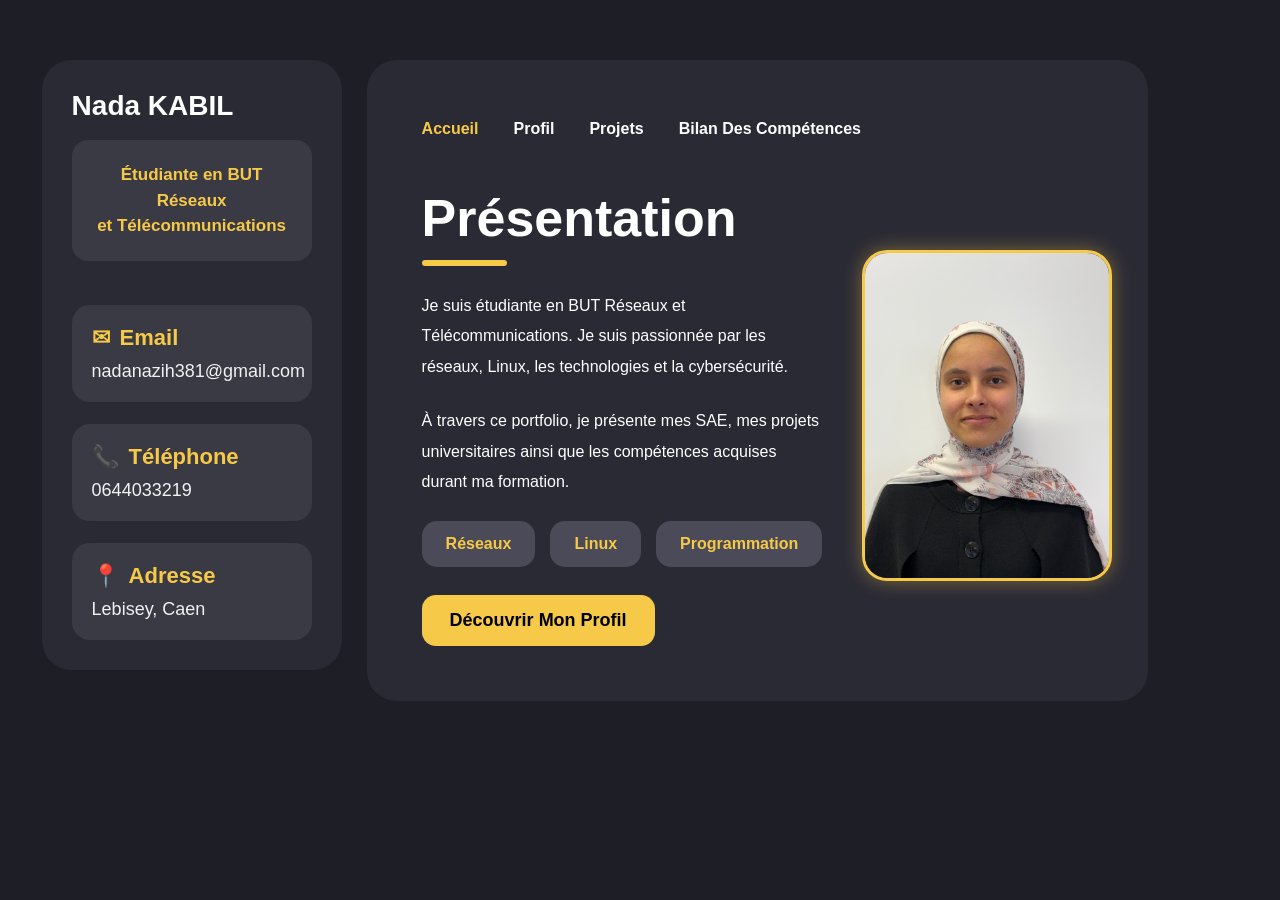
<file: index.html>
<!DOCTYPE html>
<html lang="fr">

<head>
    <meta charset="UTF-8">
    <title>Portfolio - Nada</title>
    <link rel="stylesheet" href="style.css">
</head>

<body>

<div class="container">

    <!-- SIDEBAR -->

    <div class="sidebar">

        <h2>Nada KABIL</h2>

        <div class="job">
            Étudiante en BUT Réseaux<br>
            et Télécommunications
        </div>

        <div class="info-box">

            <h3 class="email-title">Email</h3>

            <p>nadanazih381@gmail.com</p>

        </div>

        <div class="info-box">

            <h3 class="phone-title">Téléphone</h3>

            <p>0644033219</p>

        </div>

        <div class="info-box">

            <h3 class="address-title">Adresse</h3>

            <p>Lebisey, Caen</p>

        </div>

    </div>

    <!-- CONTENT -->

    <div class="content">

        <!-- NAVBAR -->

        <div class="navbar">

            <a href="index.html" class="active">Accueil</a>

            <a href="profil.html">Profil</a>

            <a href="projet.html">Projets</a>

            <a href="Bilan des compétences.html">Bilan Des Compétences</a>

        </div>

        <!-- ABOUT -->

        <div class="about-container">

            <div class="about">

                <h1>Présentation</h1>

                <div class="line"></div>

                <p>
                    Je suis étudiante en BUT Réseaux et Télécommunications.
                    Je suis passionnée par les réseaux, Linux,
                    les technologies et la cybersécurité.
                </p>

                <p>
                    À travers ce portfolio, je présente mes SAE,
                    mes projets universitaires ainsi que les compétences
                    acquises durant ma formation.
                </p>

                <!-- SKILLS -->

                <div class="skills">

                    <div class="skill-box">
                        <h3>Réseaux</h3>
                    </div>

                    <div class="skill-box">
                        <h3>Linux</h3>
                    </div>

                    <div class="skill-box">
                        <h3>Programmation</h3>
                    </div>

                </div>

                <!-- BUTTON -->

                <a href="profil.html" class="btn-profil">
                    Découvrir Mon Profil
                </a>

            </div>

            <!-- IMAGE -->

            <div class="image-box">

               <img src="images/image-de-moi.jpeg" alt="Nada">

            </div>

        </div>

    </div>

</div>

</body>

</html>
</file>
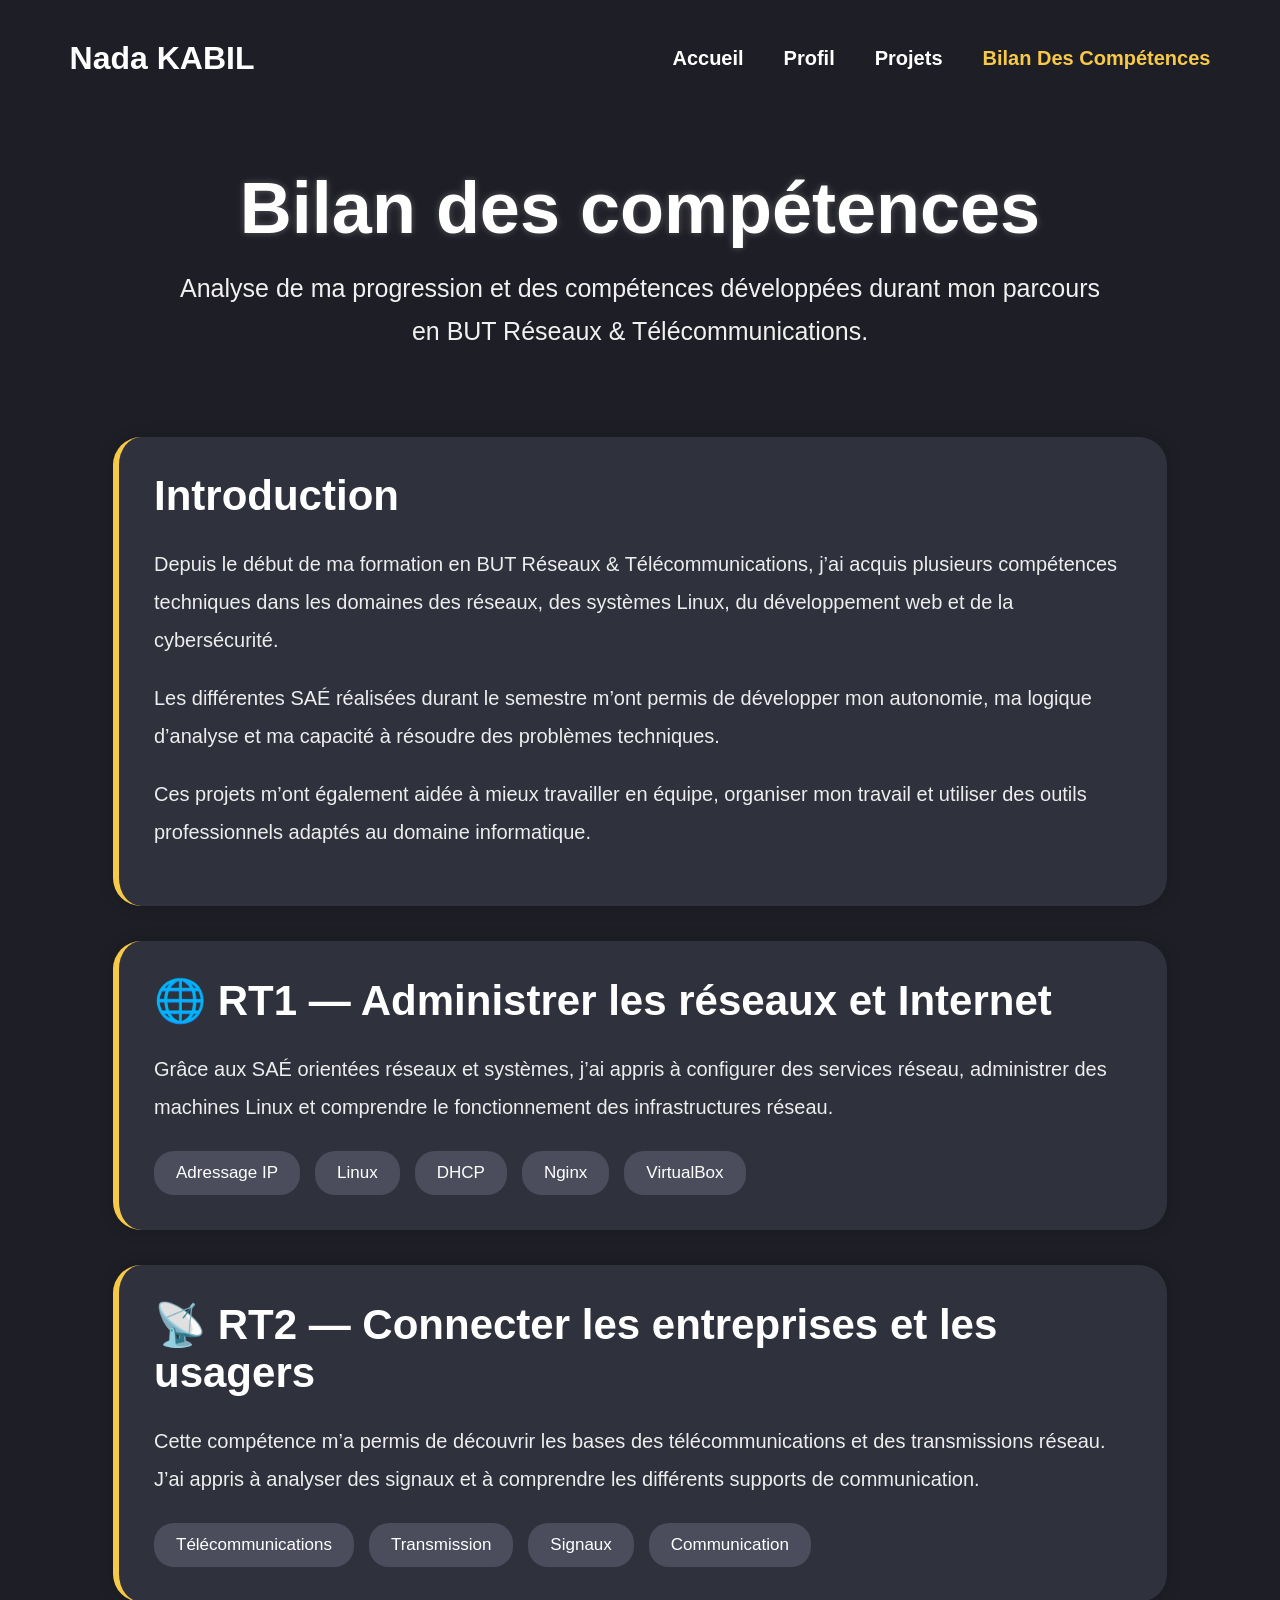
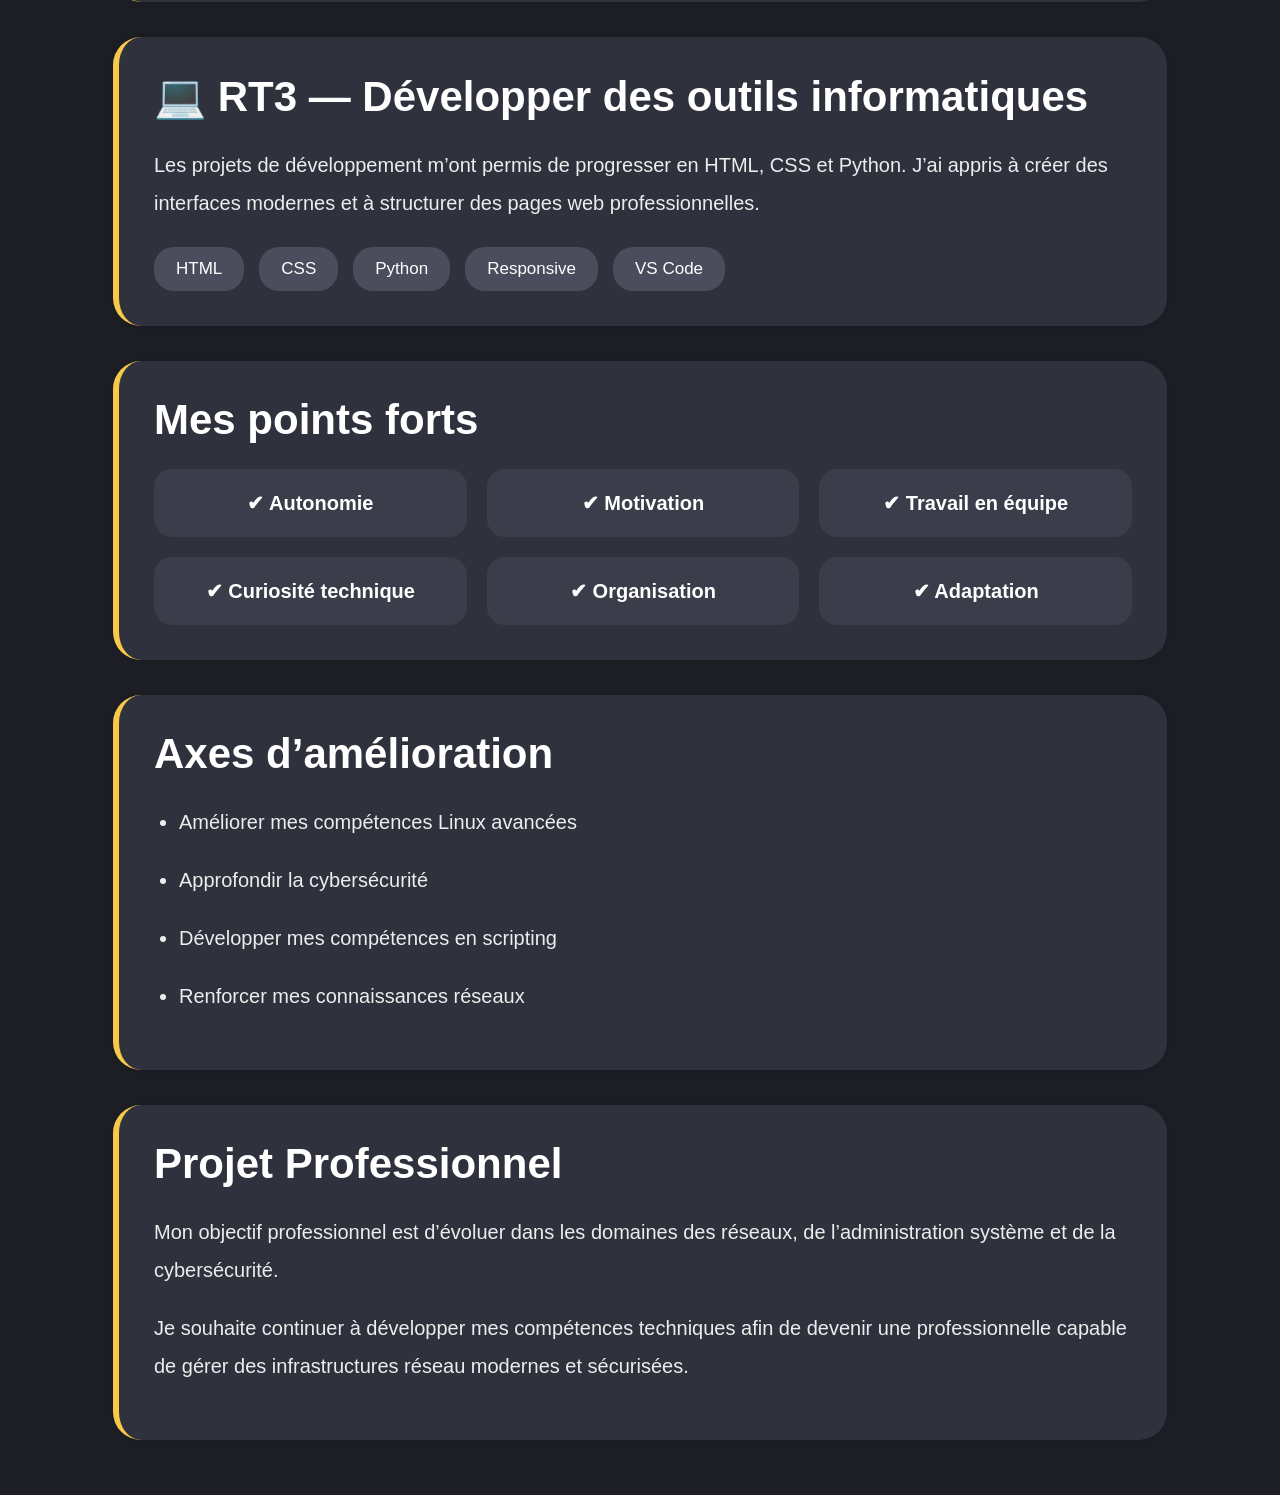
<file: Bilan des compétences.html>
<!DOCTYPE html>
<html lang="fr">
<head>
    <meta charset="UTF-8">
    <meta name="viewport" content="width=device-width, initial-scale=1.0">
    <title>Bilan des compétences</title>
    <link rel="stylesheet" href="style.css">
</head>

<body>

<header>
    <h1>Nada KABIL</h1>

    <nav>
        <ul>
            <li><a href="index.html">Accueil</a></li>
            <li><a href="profil.html">Profil</a></li>
            <li><a href="projet.html">Projets</a></li>
            <li><a href="Bilan des compétences.html" class="active">Bilan Des Compétences</a></li>
        </ul>
    </nav>
</header>

<!-- HERO -->

<section class="hero-bilan">

    <h2>Bilan des compétences</h2>

    <p>
        Analyse de ma progression et des compétences développées durant mon parcours
        en BUT Réseaux & Télécommunications.
    </p>

</section>

<!-- INTRODUCTION -->

<section class="competence-card">

    <h2>Introduction</h2>

    <p>
        Depuis le début de ma formation en BUT Réseaux & Télécommunications,
        j’ai acquis plusieurs compétences techniques dans les domaines des réseaux,
        des systèmes Linux, du développement web et de la cybersécurité.
    </p>

    <p>
        Les différentes SAÉ réalisées durant le semestre m’ont permis de développer
        mon autonomie, ma logique d’analyse et ma capacité à résoudre des problèmes techniques.
    </p>

    <p>
        Ces projets m’ont également aidée à mieux travailler en équipe,
        organiser mon travail et utiliser des outils professionnels adaptés au domaine informatique.
    </p>

</section>

<!-- RT1 -->

<section class="competence-box">

    <h2>🌐 RT1 — Administrer les réseaux et Internet</h2>

    <p>
        Grâce aux SAÉ orientées réseaux et systèmes, j’ai appris à configurer
        des services réseau, administrer des machines Linux et comprendre
        le fonctionnement des infrastructures réseau.
    </p>

    <div class="skills-tags">

        <span>Adressage IP</span>
        <span>Linux</span>
        <span>DHCP</span>
        <span>Nginx</span>
        <span>VirtualBox</span>

    </div>

</section>

<!-- RT2 -->

<section class="competence-box">

    <h2>📡 RT2 — Connecter les entreprises et les usagers</h2>

    <p>
        Cette compétence m’a permis de découvrir les bases des télécommunications
        et des transmissions réseau.
        J’ai appris à analyser des signaux et à comprendre les différents supports
        de communication.
    </p>

    <div class="skills-tags">

        <span>Télécommunications</span>
        <span>Transmission</span>
        <span>Signaux</span>
        <span>Communication</span>

    </div>

</section>

<!-- RT3 -->

<section class="competence-box">

    <h2>💻 RT3 — Développer des outils informatiques</h2>

    <p>
        Les projets de développement m’ont permis de progresser en HTML,
        CSS et Python.
        J’ai appris à créer des interfaces modernes et à structurer
        des pages web professionnelles.
    </p>

    <div class="skills-tags">

        <span>HTML</span>
        <span>CSS</span>
        <span>Python</span>
        <span>Responsive</span>
        <span>VS Code</span>

    </div>

</section>

<!-- POINTS FORTS -->

<section class="points-forts">

    <h2>Mes points forts</h2>

    <div class="qualities">

        <div>✔ Autonomie</div>

        <div>✔ Motivation</div>

        <div>✔ Travail en équipe</div>

        <div>✔ Curiosité technique</div>

        <div>✔ Organisation</div>

        <div>✔ Adaptation</div>

    </div>

</section>

<!-- AXES D'AMELIORATION -->

<section class="amelioration">

    <h2>Axes d’amélioration</h2>

    <ul>

        <li>Améliorer mes compétences Linux avancées</li>

        <li>Approfondir la cybersécurité</li>

        <li>Développer mes compétences en scripting</li>

        <li>Renforcer mes connaissances réseaux</li>

    </ul>

</section>

<!-- PROJET PROFESSIONNEL -->

<section class="projet-pro">

    <h2>Projet Professionnel</h2>

    <p>
        Mon objectif professionnel est d’évoluer dans les domaines des réseaux,
        de l’administration système et de la cybersécurité.
    </p>

    <p>
        Je souhaite continuer à développer mes compétences techniques afin
        de devenir une professionnelle capable de gérer des infrastructures réseau
        modernes et sécurisées.
    </p>

</section>

</body>
</html>
</file>
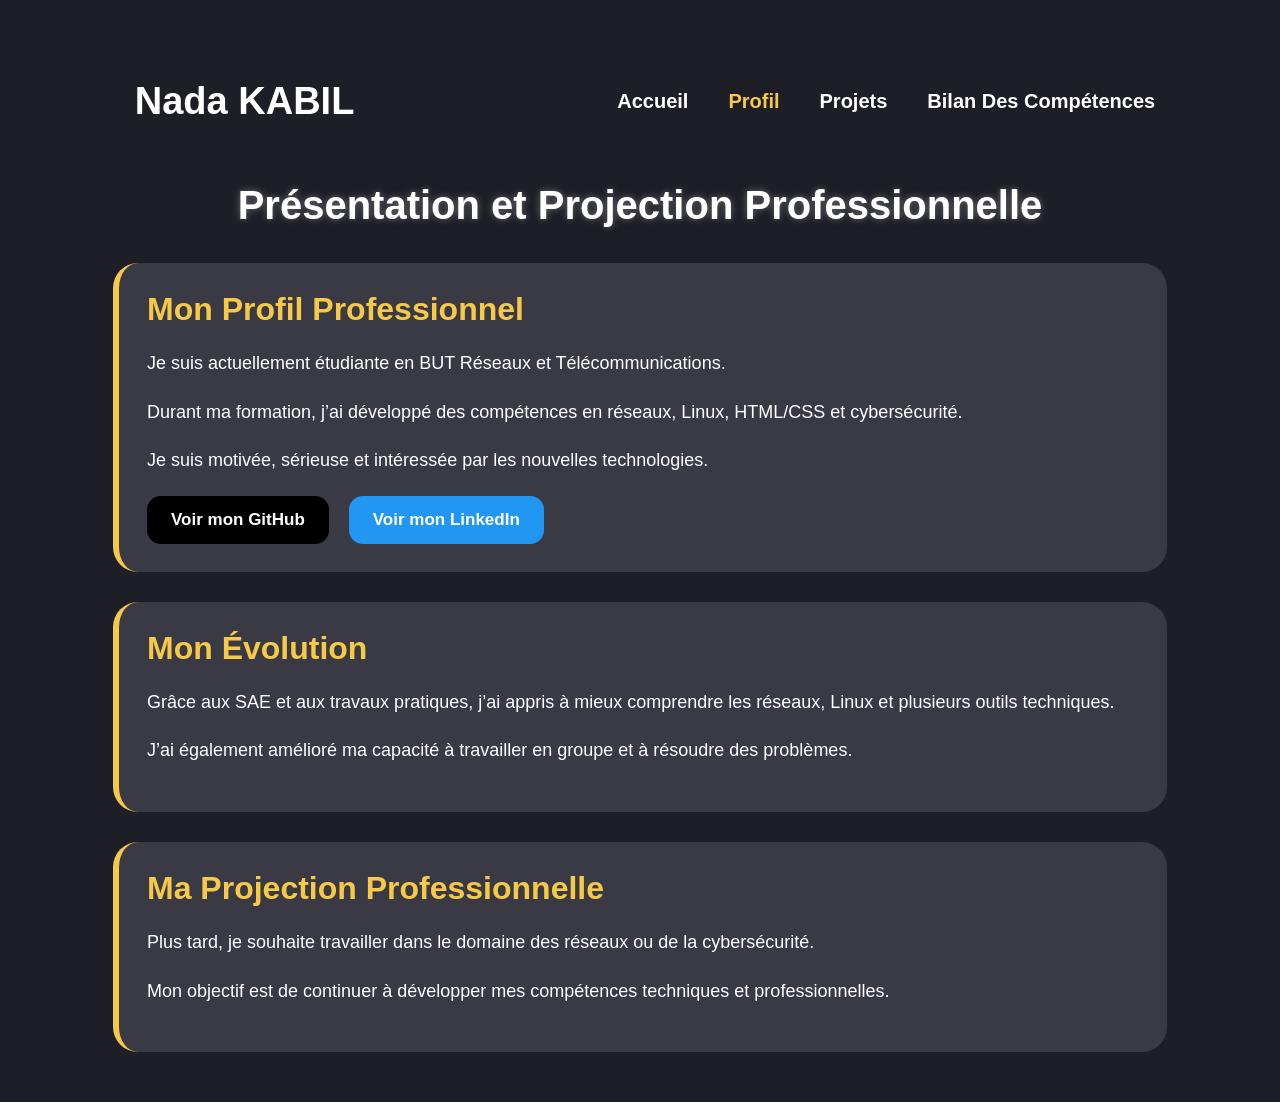
<file: profil.html>
<!DOCTYPE html>
<html lang="fr">

<head>
    <meta charset="UTF-8">
    <title>Profil - Nada</title>
    <link rel="stylesheet" href="style.css">
</head>

<body>

<div class="profil-container">

    <!-- HEADER -->

<header class="top-navbar">

    <div class="logo">
        Nada KABIL
    </div>

<nav>

<a href="index.html">Accueil</a>

<a href="profil.html" class="active">Profil</a>

<a href="projet.html">Projets</a>

<a href="Bilan des compétences.html">Bilan Des Compétences</a>

</nav>

</header>
    </div>

    <!-- TITLE -->

    <h1 class="profil-title">
        Présentation et Projection Professionnelle
    </h1>

    <!-- BOX 1 -->

    <div class="profil-box">

        <h2>Mon Profil Professionnel</h2>

        <p>
            Je suis actuellement étudiante en BUT Réseaux et Télécommunications.
        </p>

        <p>
            Durant ma formation, j’ai développé des compétences
            en réseaux, Linux, HTML/CSS et cybersécurité.
        </p>

        <p>
            Je suis motivée, sérieuse et intéressée
            par les nouvelles technologies.
        </p>

        <!-- BUTTONS -->

        <div class="buttons">

            <a href="https://github.com/kabil252"
               target="_blank"
               class="github-btn">

               Voir mon GitHub

            </a>

            <a href="https://www.linkedin.com/in/nada-kabil-51819932a/"
               target="_blank"
               class="linkedin-btn">

               Voir mon LinkedIn

            </a>

        </div>

    </div>

    <!-- BOX 2 -->

    <div class="profil-box">

        <h2>Mon Évolution</h2>

        <p>
            Grâce aux SAE et aux travaux pratiques,
            j’ai appris à mieux comprendre les réseaux,
            Linux et plusieurs outils techniques.
        </p>

        <p>
            J’ai également amélioré ma capacité
            à travailler en groupe et à résoudre des problèmes.
        </p>

    </div>

    <!-- BOX 3 -->

    <div class="profil-box">

        <h2>Ma Projection Professionnelle</h2>

        <p>
            Plus tard, je souhaite travailler dans le domaine
            des réseaux ou de la cybersécurité.
        </p>

        <p>
            Mon objectif est de continuer à développer
            mes compétences techniques et professionnelles.
        </p>

    </div>

</div>

</body>

</html>
</file>
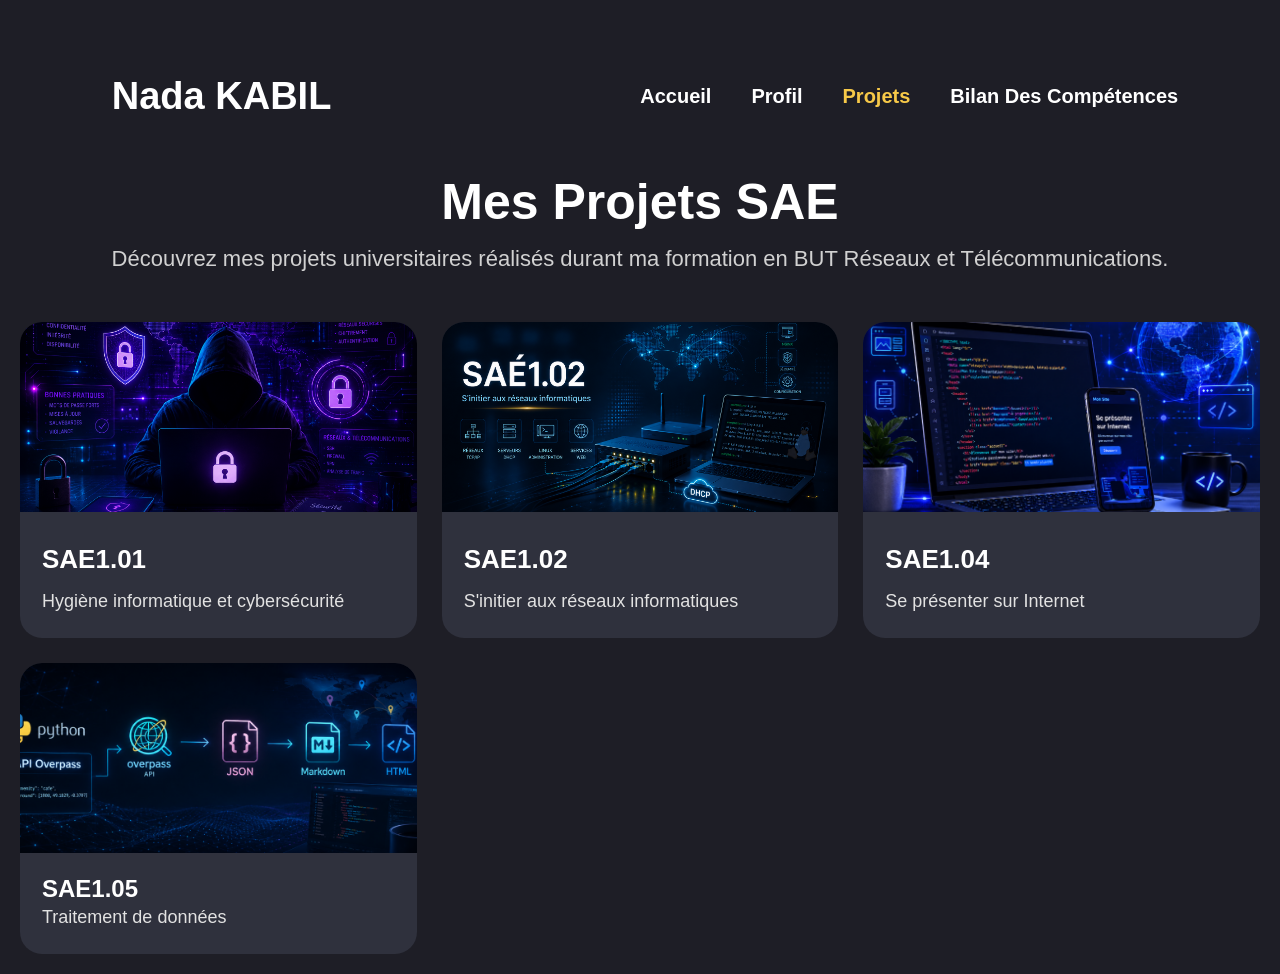
<file: projet.html>
<!DOCTYPE html>
<html lang="fr">

<head>
    <meta charset="UTF-8">
    <title>Projet - Nada</title>
    <link rel="stylesheet" href="style.css">
</head>

<body>

<div class="project-container">

    <!-- HEADER -->

<header class="main-header">

    <div class="logo">
        Nada KABIL
    </div>

    <nav class="main-navbar">

        <a href="index.html">Accueil</a>

        <a href="profil.html">Profil</a>

        <a href="projet.html" class="active">Projets</a>

        <a href="Bilan des compétences.html">
            Bilan Des Compétences
        </a>

    </nav>

</header>
    </div>

    <!-- TITLE -->

<div class="project-title">
    <h1>Mes Projets SAE</h1>

    <p>
        Découvrez mes projets universitaires réalisés durant ma formation en BUT Réseaux et Télécommunications.
    </p>
</div>
    <!-- GRID -->

<div class="projects-grid">

    <!-- SAE11 -->

    <a href="sae11.html" class="project-card">

        <img src="images/sae11-général.png" alt="SAE11">

        <div class="project-content">

            

            <h3>SAE1.01</h3>

            <p>Hygiène informatique et cybersécurité</p>

        </div>

    </a>

    <!-- SAE12 -->

    <a href="sae12.html" class="project-card">

        <img src="images/sae12-général.png" alt="SAE12">

        <div class="project-content">

    

            <h3>SAE1.02</h3>

            <p>S'initier aux réseaux informatiques</p>

        </div>

    </a>



    <!-- SAE14 -->

    <a href="sae14.html" class="project-card">

       <img src="images/sae-14-général.png" alt="SAE14">

        <div class="project-content">

    

            <h3>SAE1.04</h3>

            <p>Se présenter sur Internet</p>

        </div>

    </a>

    <!-- SAE15 -->

   <a href="sae15.html" class="project-card">

  <img src="images/sae-15-général.png" alt="SAE15">

    <div class="project-content">

        <h2>SAE1.05</h2>

        <p>Traitement de données</p>

    </div>

</a>

 



</div>

</div>

</body>

</html>
</file>
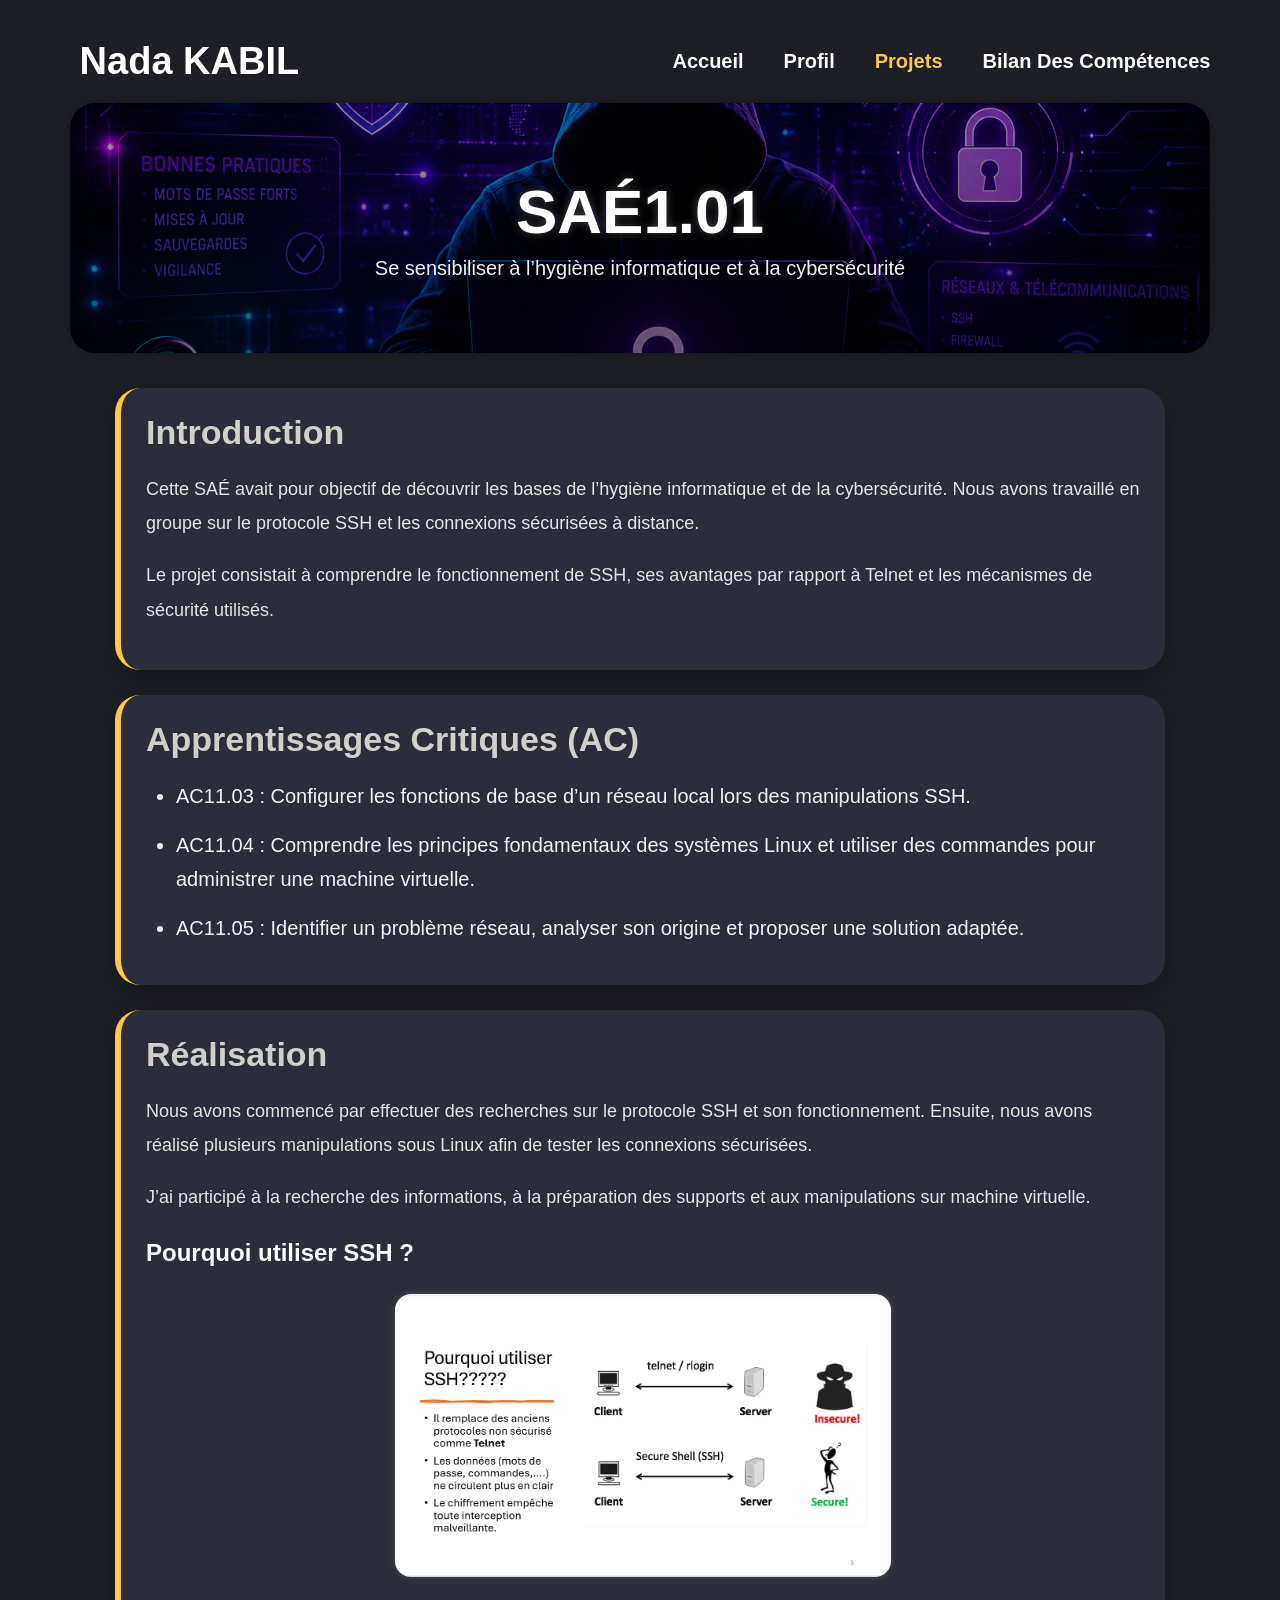
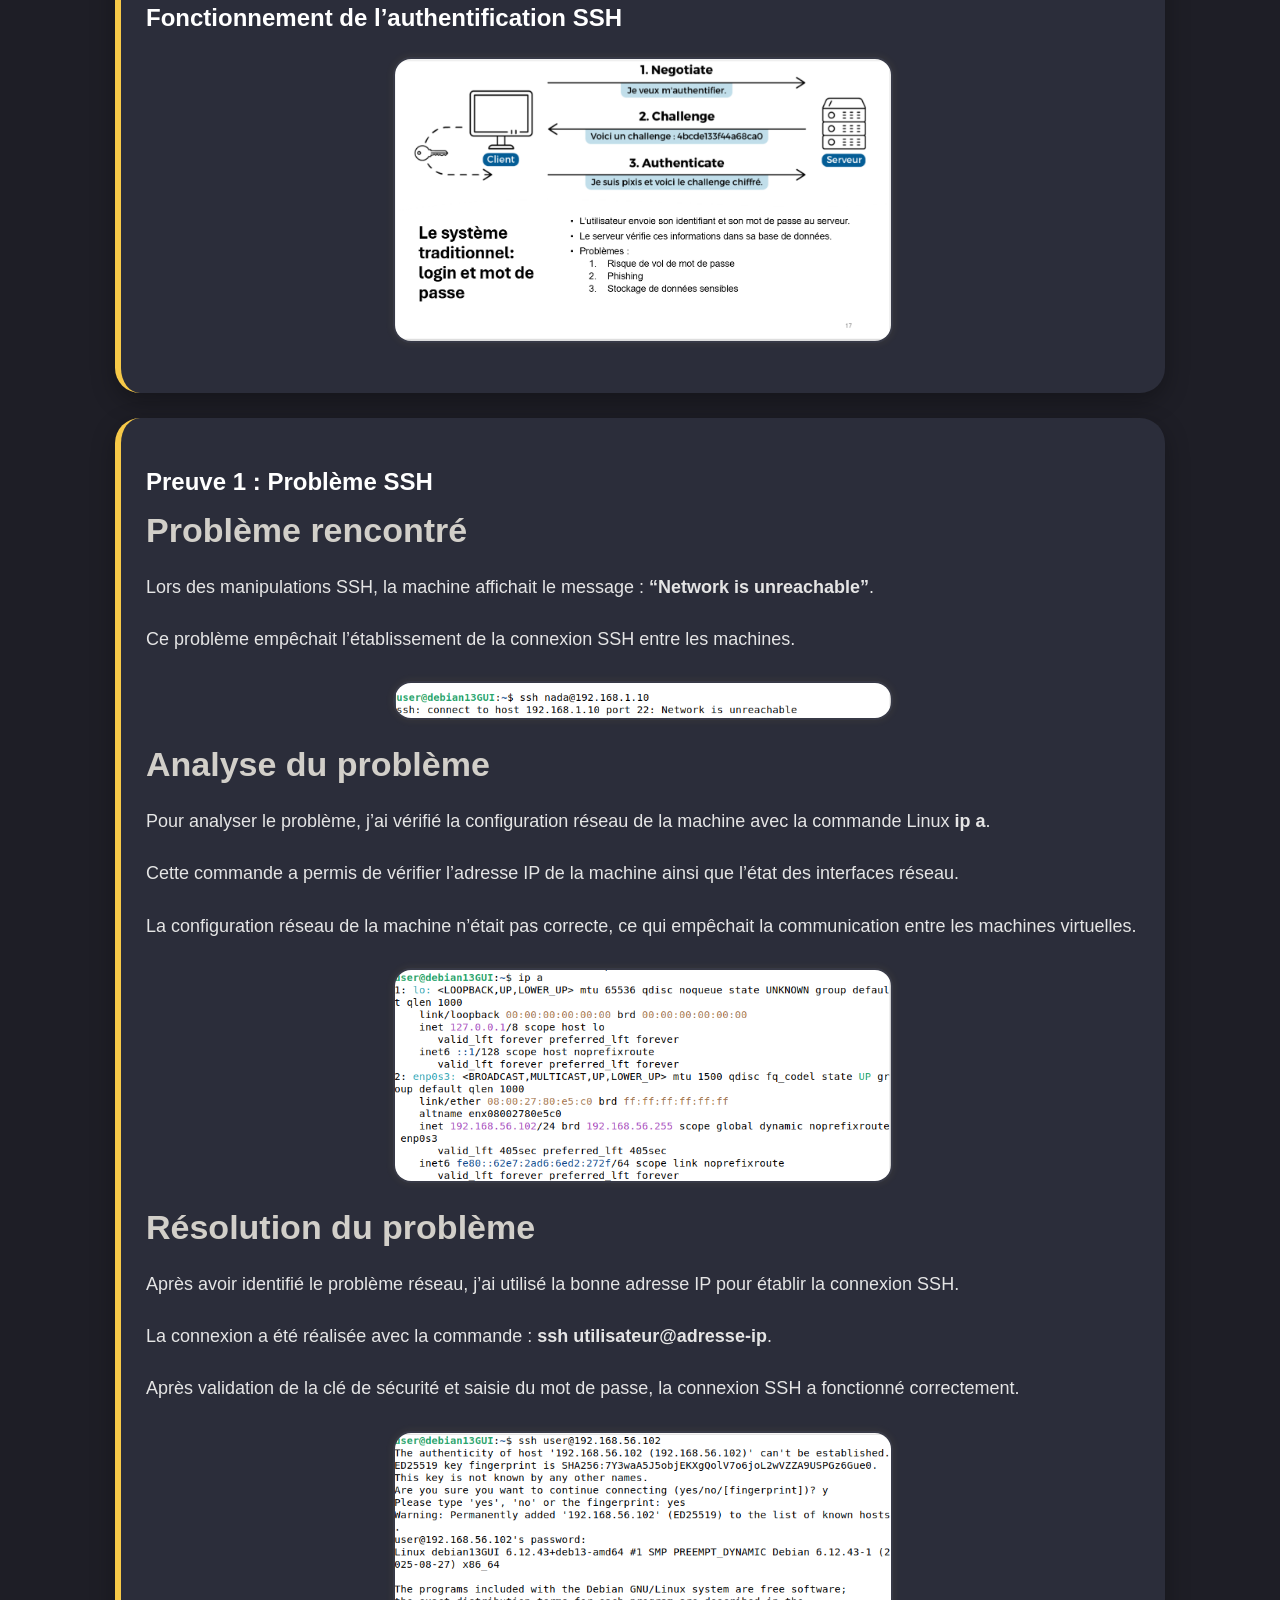
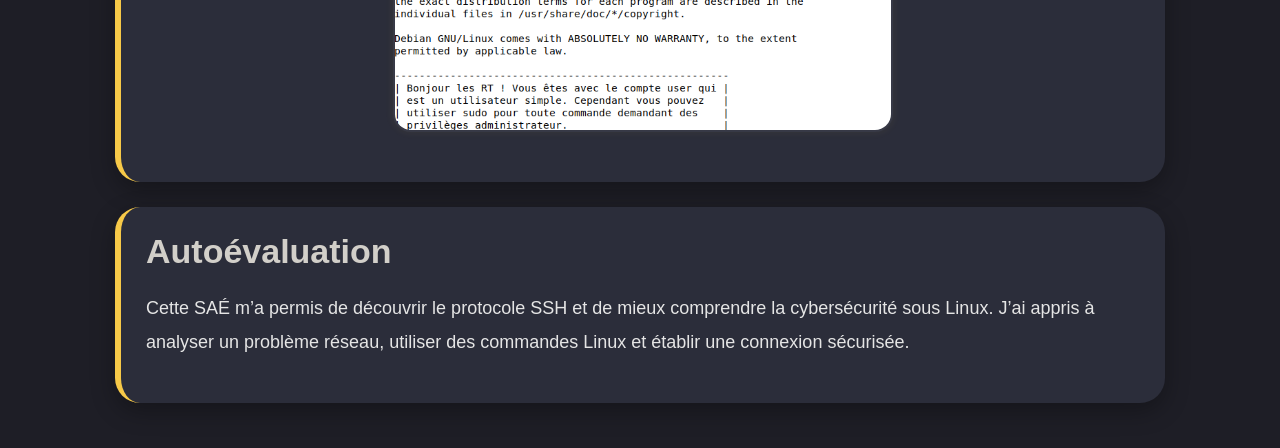
<file: sae11.html>
<!DOCTYPE html>
<html lang="fr">

<head>

    <meta charset="UTF-8">

    <meta name="viewport" content="width=device-width, initial-scale=1.0">

    <title>SAE1.01 - Nada</title>

    <link rel="stylesheet" href="style.css">

</head>

<body>

    <!-- HEADER -->

    <header>

        <div class="logo">
            Nada KABIL
        </div>

        <nav>

            <a href="index.html">Accueil</a>

            <a href="profil.html">Profil</a>

            <a href="projet.html" class="active">
                Projets
            </a>

            <a href="Bilan des compétences.html">Bilan Des Compétences</a>

        </nav>

    </header>

    <!-- PAGE -->

    <section class="project-page">

        <!-- BANNER -->

        <div class="sae-banner">

            <div class="sae-banner-content">

                <h1>SAÉ1.01</h1>

                <p>
                    Se sensibiliser à l’hygiène informatique
                    et à la cybersécurité
                </p>

            </div>

        </div>

        <!-- INTRODUCTION -->

        <div class="project-box">

            <h2>Introduction</h2>

            <p>
                Cette SAÉ avait pour objectif de découvrir les bases
                de l’hygiène informatique et de la cybersécurité.
                Nous avons travaillé en groupe sur le protocole SSH
                et les connexions sécurisées à distance.
            </p>

            <p>
                Le projet consistait à comprendre le fonctionnement
                de SSH, ses avantages par rapport à Telnet
                et les mécanismes de sécurité utilisés.
            </p>

        </div>


            <!-- AC -->

        <div class="project-box">

            <h2>Apprentissages Critiques (AC)</h2>

            <ul class="ac-list">

                <li>
                    AC11.03 :
                    Configurer les fonctions de base
                    d’un réseau local lors des manipulations SSH.
                </li>

                <li>
                    AC11.04 :
                    Comprendre les principes fondamentaux
                    des systèmes Linux et utiliser des commandes
                    pour administrer une machine virtuelle.
                </li>

                <li>
                    AC11.05 :
                    Identifier un problème réseau,
                    analyser son origine
                    et proposer une solution adaptée.
                </li>

            </ul>

        </div>

        <!-- REALISATION -->

        <div class="project-box">

            <h2>Réalisation</h2>

            <p>
                Nous avons commencé par effectuer des recherches
                sur le protocole SSH et son fonctionnement.
                Ensuite, nous avons réalisé plusieurs manipulations
                sous Linux afin de tester les connexions sécurisées.
            </p>

            <p>
                J’ai participé à la recherche des informations,
                à la préparation des supports
                et aux manipulations sur machine virtuelle.
            </p>

            <h3>Pourquoi utiliser SSH ?</h3>

        <img src="images/ssh2.png" alt="Pourquoi SSH" class="trace-img">
            <h3>
                Fonctionnement de l’authentification SSH
            </h3>

         <img src="images/ssh.png" alt="Authentification SSH" class="trace-img">

        </div>

        <!-- PREUVE 1 -->

        <div class="project-box">

            <h3>Preuve 1 : Problème SSH</h3>

            <h2>Problème rencontré</h2>

            <p>
                Lors des manipulations SSH,
                la machine affichait le message :
                <strong>“Network is unreachable”</strong>.
            </p>

            <p>
                Ce problème empêchait l’établissement
                de la connexion SSH entre les machines.
            </p>

          <img src="images/image-1.png" alt="Erreur SSH" class="trace-img">

            <!-- ANALYSE -->

            <h2>Analyse du problème</h2>

            <p>
                Pour analyser le problème,
                j’ai vérifié la configuration réseau
                de la machine avec la commande Linux
                <strong>ip a</strong>.
            </p>

            <p>
                Cette commande a permis de vérifier
                l’adresse IP de la machine
                ainsi que l’état des interfaces réseau.
            </p>

            <p>
                La configuration réseau de la machine n’était pas correcte,
                ce qui empêchait la communication entre les machines virtuelles.
            </p>

           <img src="images/image-2.png" alt="Adresse IP Linux" class="trace-img">

            <!-- RESOLUTION -->

            <h2>Résolution du problème</h2>

            <p>
                Après avoir identifié le problème réseau,
                j’ai utilisé la bonne adresse IP
                pour établir la connexion SSH.
            </p>

            <p>
                La connexion a été réalisée avec la commande :
                <strong>ssh utilisateur@adresse-ip</strong>.
            </p>

            <p>
                Après validation de la clé de sécurité
                et saisie du mot de passe,
                la connexion SSH a fonctionné correctement.
            </p>

         <img src="images/image-3.png" alt="Connexion SSH réussie" class="trace-img">

        </div>



        <!-- AUTOEVALUATION -->

        <div class="project-box">

            <h2>Autoévaluation</h2>

            <p>
                Cette SAÉ m’a permis de découvrir le protocole SSH
                et de mieux comprendre la cybersécurité sous Linux.
                J’ai appris à analyser un problème réseau,
                utiliser des commandes Linux
                et établir une connexion sécurisée.
            </p>

        </div>

    </section>

</body>

</html>
</file>
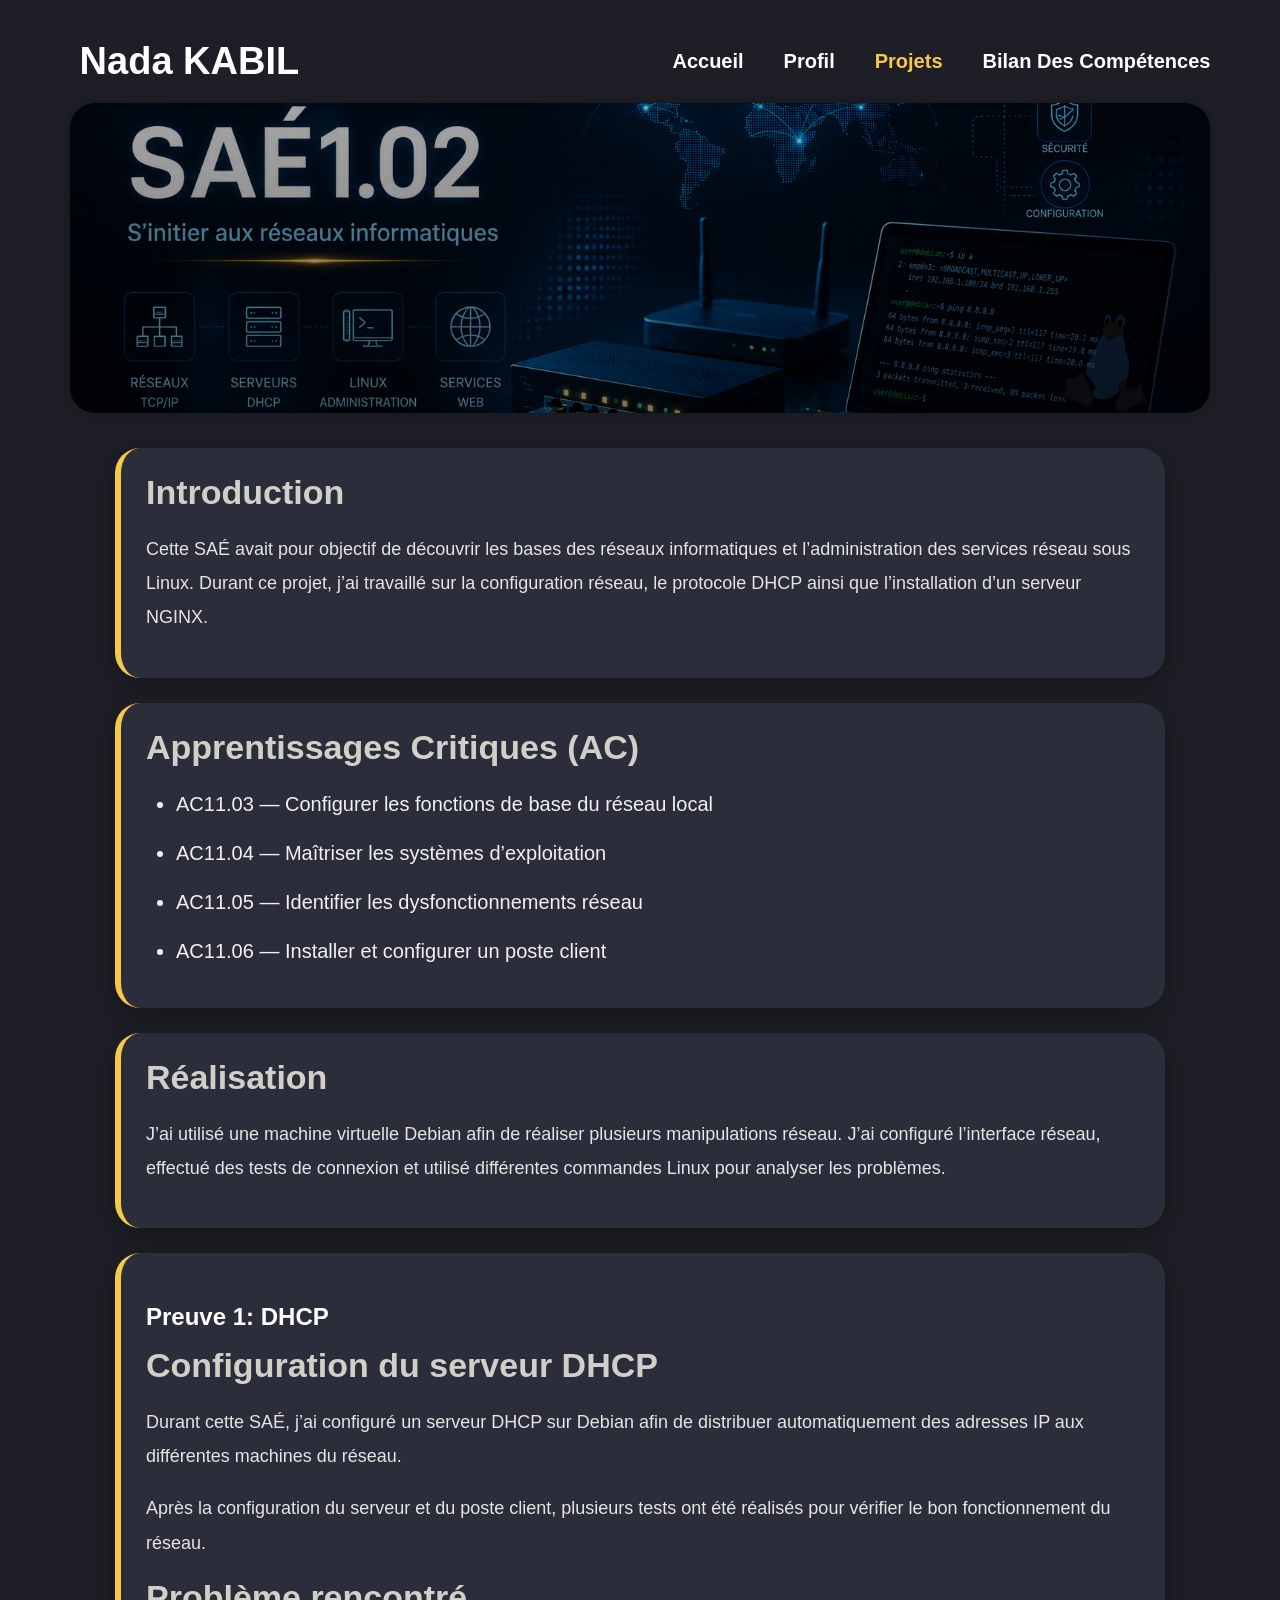
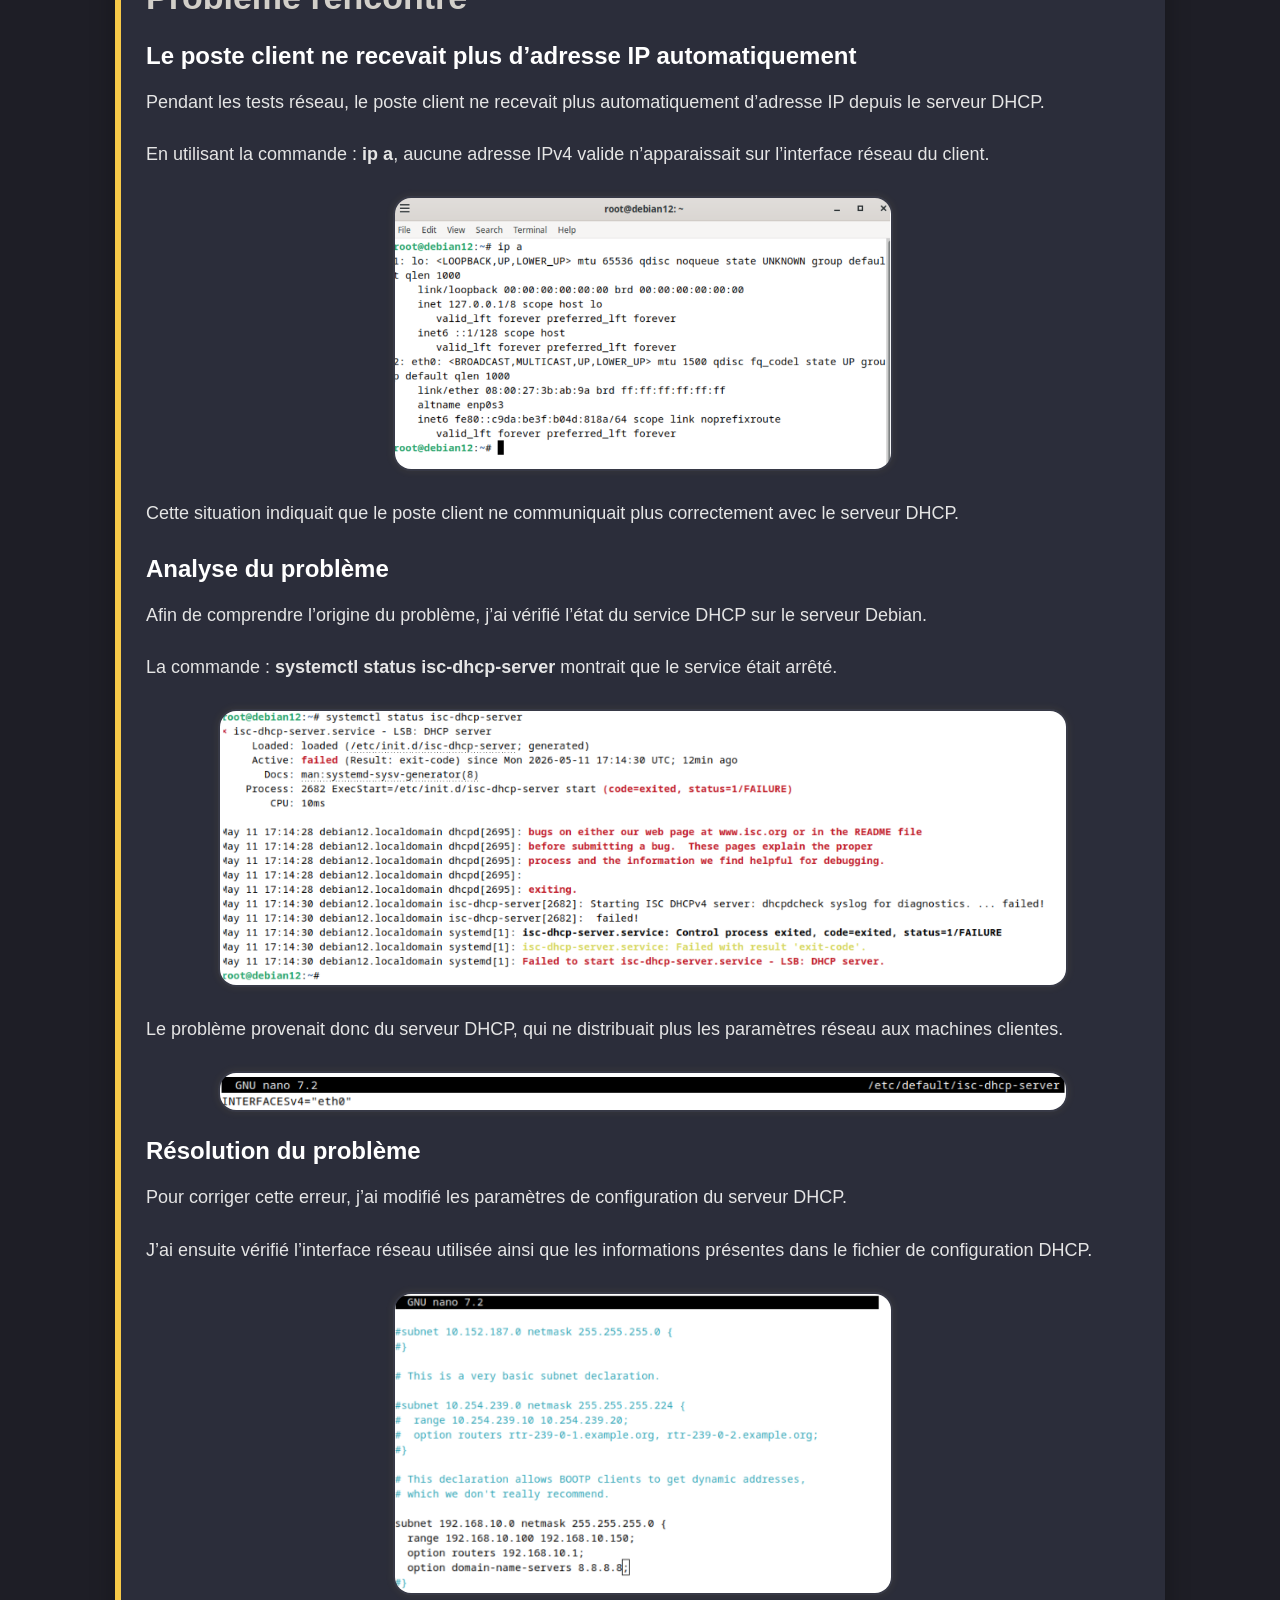
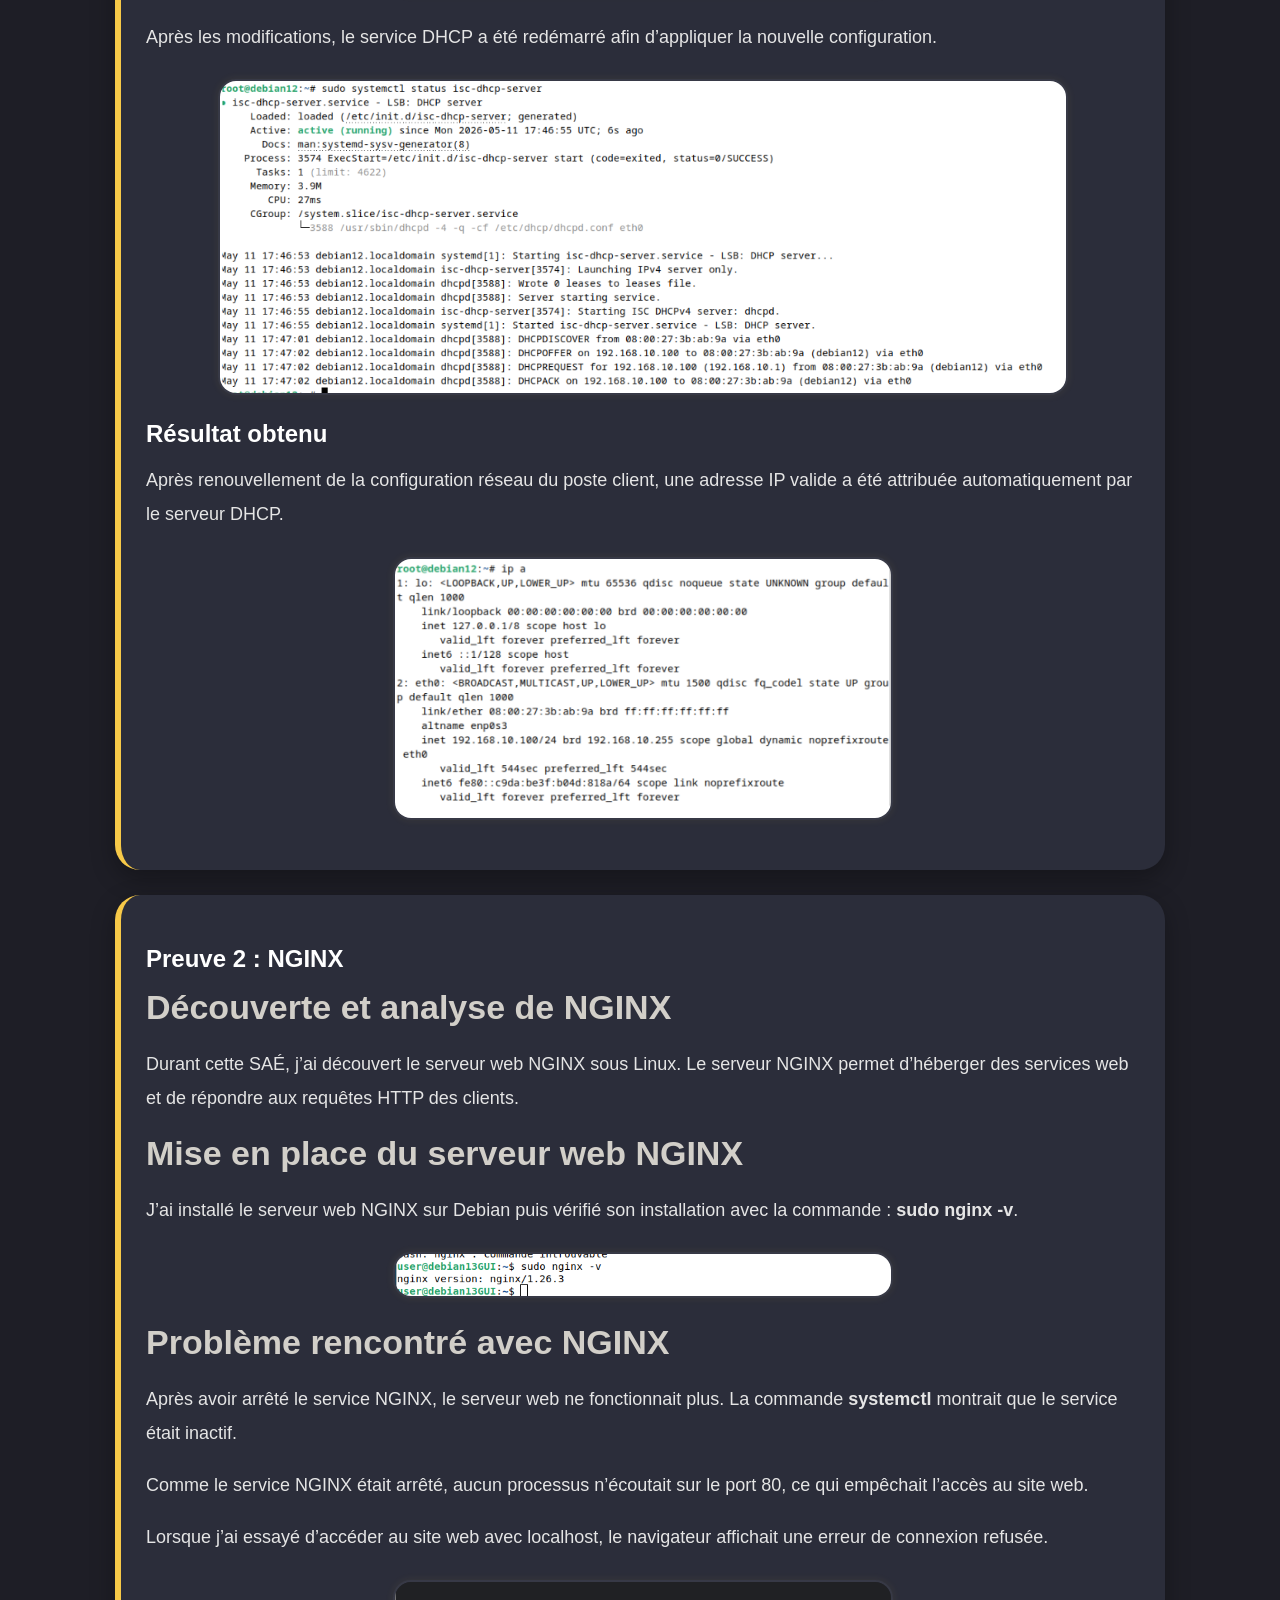
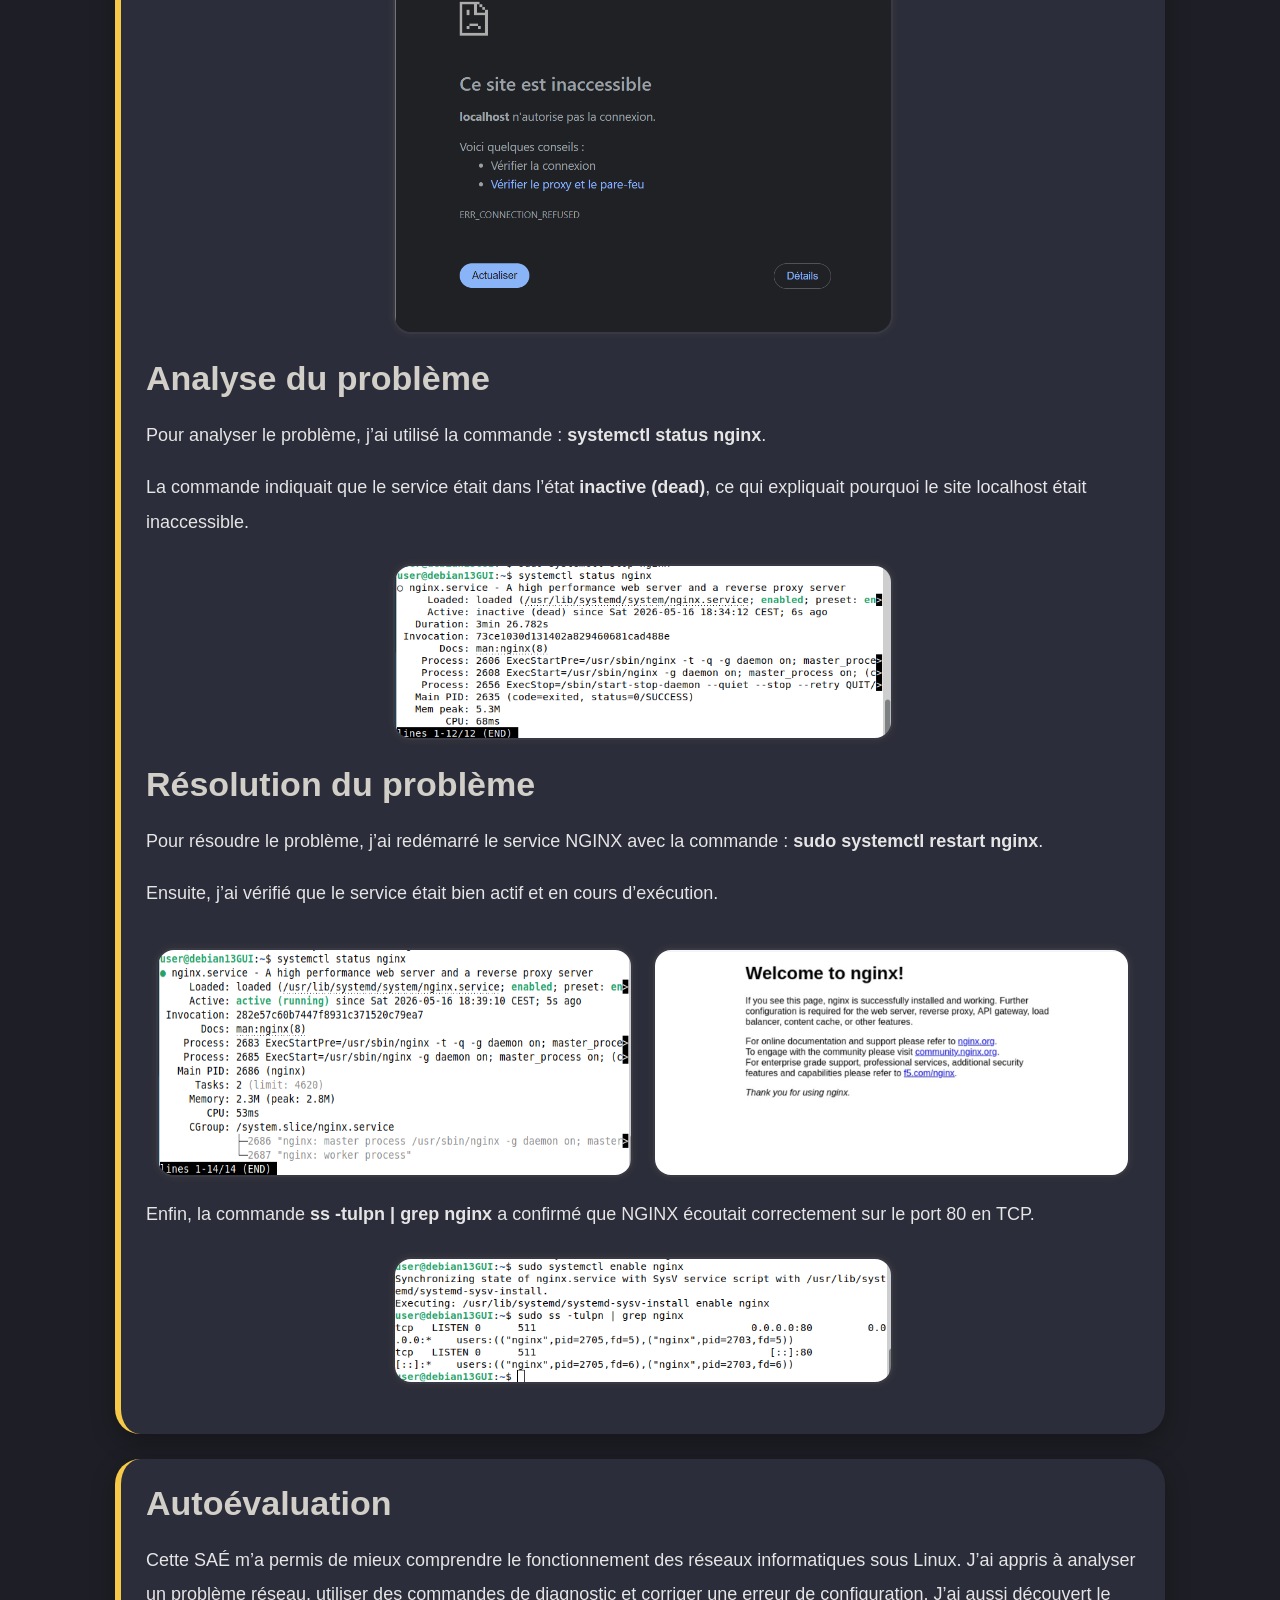
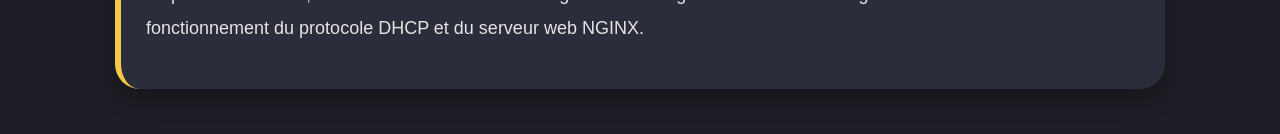
<file: sae12.html>
<!DOCTYPE html>
<html lang="fr">

<head>
    <meta charset="UTF-8">
    <meta name="viewport" content="width=device-width, initial-scale=1.0">
    <title>SAE12 - Nada</title>

    <link rel="stylesheet" href="style.css">
</head>

<body>

<div class="sae-container">

    <!-- HEADER -->

    <header class="main-header">

        <div class="logo">
            Nada KABIL
        </div>

        <nav class="main-navbar">

            <a href="index.html">
                Accueil
            </a>

            <a href="profil.html">
                Profil
            </a>

            <a href="projet.html" class="active">
                Projets
            </a>

            <a href="Bilan des compétences.html">
                Bilan Des Compétences
            </a>

        </nav>

    </header>

    <!-- BANNER -->

    <section class="sae-banner sae12-banner">

    </section>

    <!-- PAGE -->

    <section class="sae-page">

        <!-- INTRODUCTION -->

        <div class="project-box">

            <h2>Introduction</h2>

            <p>
                Cette SAÉ avait pour objectif de découvrir les bases des réseaux
                informatiques et l’administration des services réseau sous Linux.
                Durant ce projet, j’ai travaillé sur la configuration réseau,
                le protocole DHCP ainsi que l’installation d’un serveur NGINX.
            </p>

        </div>
    <!-- APPRENTISSAGES CRITIQUES -->

        <div class="project-box">

            <h2>Apprentissages Critiques (AC)</h2>

            <ul class="ac-list">

                <li>
                    AC11.03 — Configurer les fonctions de base du réseau local
                </li>

                <li>
                    AC11.04 — Maîtriser les systèmes d’exploitation
                </li>

                <li>
                    AC11.05 — Identifier les dysfonctionnements réseau
                </li>

                <li>
                    AC11.06 — Installer et configurer un poste client
                </li>

            </ul>

        </div>


        <!-- REALISATION -->

        <div class="project-box">

            <h2>Réalisation</h2>

            <p>
                J’ai utilisé une machine virtuelle Debian afin de réaliser
                plusieurs manipulations réseau.
                J’ai configuré l’interface réseau, effectué des tests de connexion
                et utilisé différentes commandes Linux pour analyser les problèmes.
            </p>

        </div>

        <!-- DHCP -->

        <div class="project-box">

            <h3> Preuve 1: DHCP</h3>

            <h2>Configuration du serveur DHCP</h2>

            <p>
                Durant cette SAÉ, j’ai configuré un serveur DHCP sur Debian
                afin de distribuer automatiquement des adresses IP
                aux différentes machines du réseau.
            </p>

            <p>
                Après la configuration du serveur et du poste client,
                plusieurs tests ont été réalisés
                pour vérifier le bon fonctionnement du réseau.
            </p>

            <!-- PROBLEME DHCP -->

            <h2>Problème rencontré</h2>

            <h3>Le poste client ne recevait plus d’adresse IP automatiquement</h3>

            <p>
                Pendant les tests réseau,
                le poste client ne recevait plus automatiquement
                d’adresse IP depuis le serveur DHCP.
            </p>

            <p>
                En utilisant la commande :
                <strong>ip a</strong>,
                aucune adresse IPv4 valide n’apparaissait
                sur l’interface réseau du client.
            </p>

           <img src="images/IP-A-dhcp.png"
                alt="Adresse IP absente"
                class="trace-img">

            <p>
                Cette situation indiquait que le poste client
                ne communiquait plus correctement avec le serveur DHCP.
            </p>

            <!-- ANALYSE -->

            <h3>Analyse du problème</h3>

            <p>
                Afin de comprendre l’origine du problème,
                j’ai vérifié l’état du service DHCP
                sur le serveur Debian.
            </p>

            <p>
                La commande :
                <strong>systemctl status isc-dhcp-server</strong>
                montrait que le service était arrêté.
            </p>

            <img src="images/dhcp-failed.png"
                alt="DHCP arrêté"
                class="trace-img big-trace-img">

            <p>
                Le problème provenait donc du serveur DHCP,
                qui ne distribuait plus les paramètres réseau
                aux machines clientes.
            </p>

             <img src="images/configuration-l'interface.png"
                alt="Configuration interface"
                class="trace-img big-trace-img">

            <!-- RESOLUTION -->

            <h3>Résolution du problème</h3>

            <p>
                Pour corriger cette erreur,
                j’ai modifié les paramètres
                de configuration du serveur DHCP.
            </p>

            <p>
                J’ai ensuite vérifié l’interface réseau utilisée
                ainsi que les informations présentes
                dans le fichier de configuration DHCP.
            </p>

            <img src="images/dhcp-conf.png"
                alt="Configuration DHCP"
                class="trace-img">

            <p>
                Après les modifications,
                le service DHCP a été redémarré
                afin d’appliquer la nouvelle configuration.
            </p>

            <img src="images/dhcp-active.png"
                alt="DHCP actif"
                class="trace-img big-trace-img">

            <!-- RESULTAT -->

            <h3>Résultat obtenu</h3>

            <p>
                Après renouvellement de la configuration réseau
                du poste client,
                une adresse IP valide a été attribuée automatiquement
                par le serveur DHCP.
            </p>

            <img src="images/ip-reussi-dhcp.png"
                alt="Adresse IP attribuée"
                class="trace-img">

        </div>

        <!-- NGINX -->

        <div class="project-box">

            <h3> Preuve 2 : NGINX</h3>

            <h2>Découverte et analyse de NGINX</h2>

            <p>
                Durant cette SAÉ, j’ai découvert le serveur web NGINX
                sous Linux. Le serveur NGINX permet d’héberger des
                services web et de répondre aux requêtes HTTP des clients.
            </p>

            <!-- INSTALLATION -->

            <h2>Mise en place du serveur web NGINX</h2>

            <p>
                J’ai installé le serveur web NGINX sur Debian
                puis vérifié son installation avec la commande :
                <strong>sudo nginx -v</strong>.
            </p>

            <img src="images/nginx-version.png"
                alt="Version NGINX"
                class="trace-img">

            <!-- PROBLEME -->

            <h2>Problème rencontré avec NGINX</h2>

            <p>
                Après avoir arrêté le service NGINX,
                le serveur web ne fonctionnait plus.
                La commande <strong>systemctl</strong>
                montrait que le service était inactif.
            </p>

            <p>
                Comme le service NGINX était arrêté,
                aucun processus n’écoutait sur le port 80,
                ce qui empêchait l’accès au site web.
            </p>

            <p>
                Lorsque j’ai essayé d’accéder au site web
                avec localhost, le navigateur affichait
                une erreur de connexion refusée.
            </p>

            <img src="images/nginx-site-inaccessible.png"
                alt="Erreur localhost"
                class="trace-img">

            <!-- ANALYSE -->

            <h2>Analyse du problème</h2>

            <p>
                Pour analyser le problème,
                j’ai utilisé la commande :
                <strong>systemctl status nginx</strong>.
            </p>

            <p>
                La commande indiquait que le service
                était dans l’état
                <strong>inactive (dead)</strong>,
                ce qui expliquait pourquoi
                le site localhost était inaccessible.
            </p>

            <img src="images/nginx-inactive.png"
                alt="Analyse NGINX"
                class="trace-img">

            <!-- RESOLUTION -->

            <h2>Résolution du problème</h2>

            <p>
                Pour résoudre le problème,
                j’ai redémarré le service NGINX
                avec la commande :
                <strong>sudo systemctl restart nginx</strong>.
            </p>

            <p>
                Ensuite, j’ai vérifié que le service
                était bien actif et en cours d’exécution.
            </p>

            <div class="double-images">

               <img src="images/nginx-active.png"
                    alt="NGINX actif"
                    class="trace-img">

                <img src="images/Welcome-to-nginx.jpeg"
                    alt="NGINX fonctionne"
                    class="trace-img">

            </div>

            <p>
                Enfin, la commande
                <strong>ss -tulpn | grep nginx</strong>
                a confirmé que NGINX écoutait
                correctement sur le port 80 en TCP.
            </p>

           <img src="images/port-80.png"
                alt="Port 80 NGINX"
                class="trace-img">

        </div>



        <!-- AUTOEVALUATION -->

        <div class="project-box">

            <h2>Autoévaluation</h2>

            <p>
                Cette SAÉ m’a permis de mieux comprendre le fonctionnement
                des réseaux informatiques sous Linux.
                J’ai appris à analyser un problème réseau, utiliser des commandes
                de diagnostic et corriger une erreur de configuration.
                J’ai aussi découvert le fonctionnement du protocole DHCP
                et du serveur web NGINX.
            </p>

        </div>

    </section>

</div>

</body>
</html>
</file>
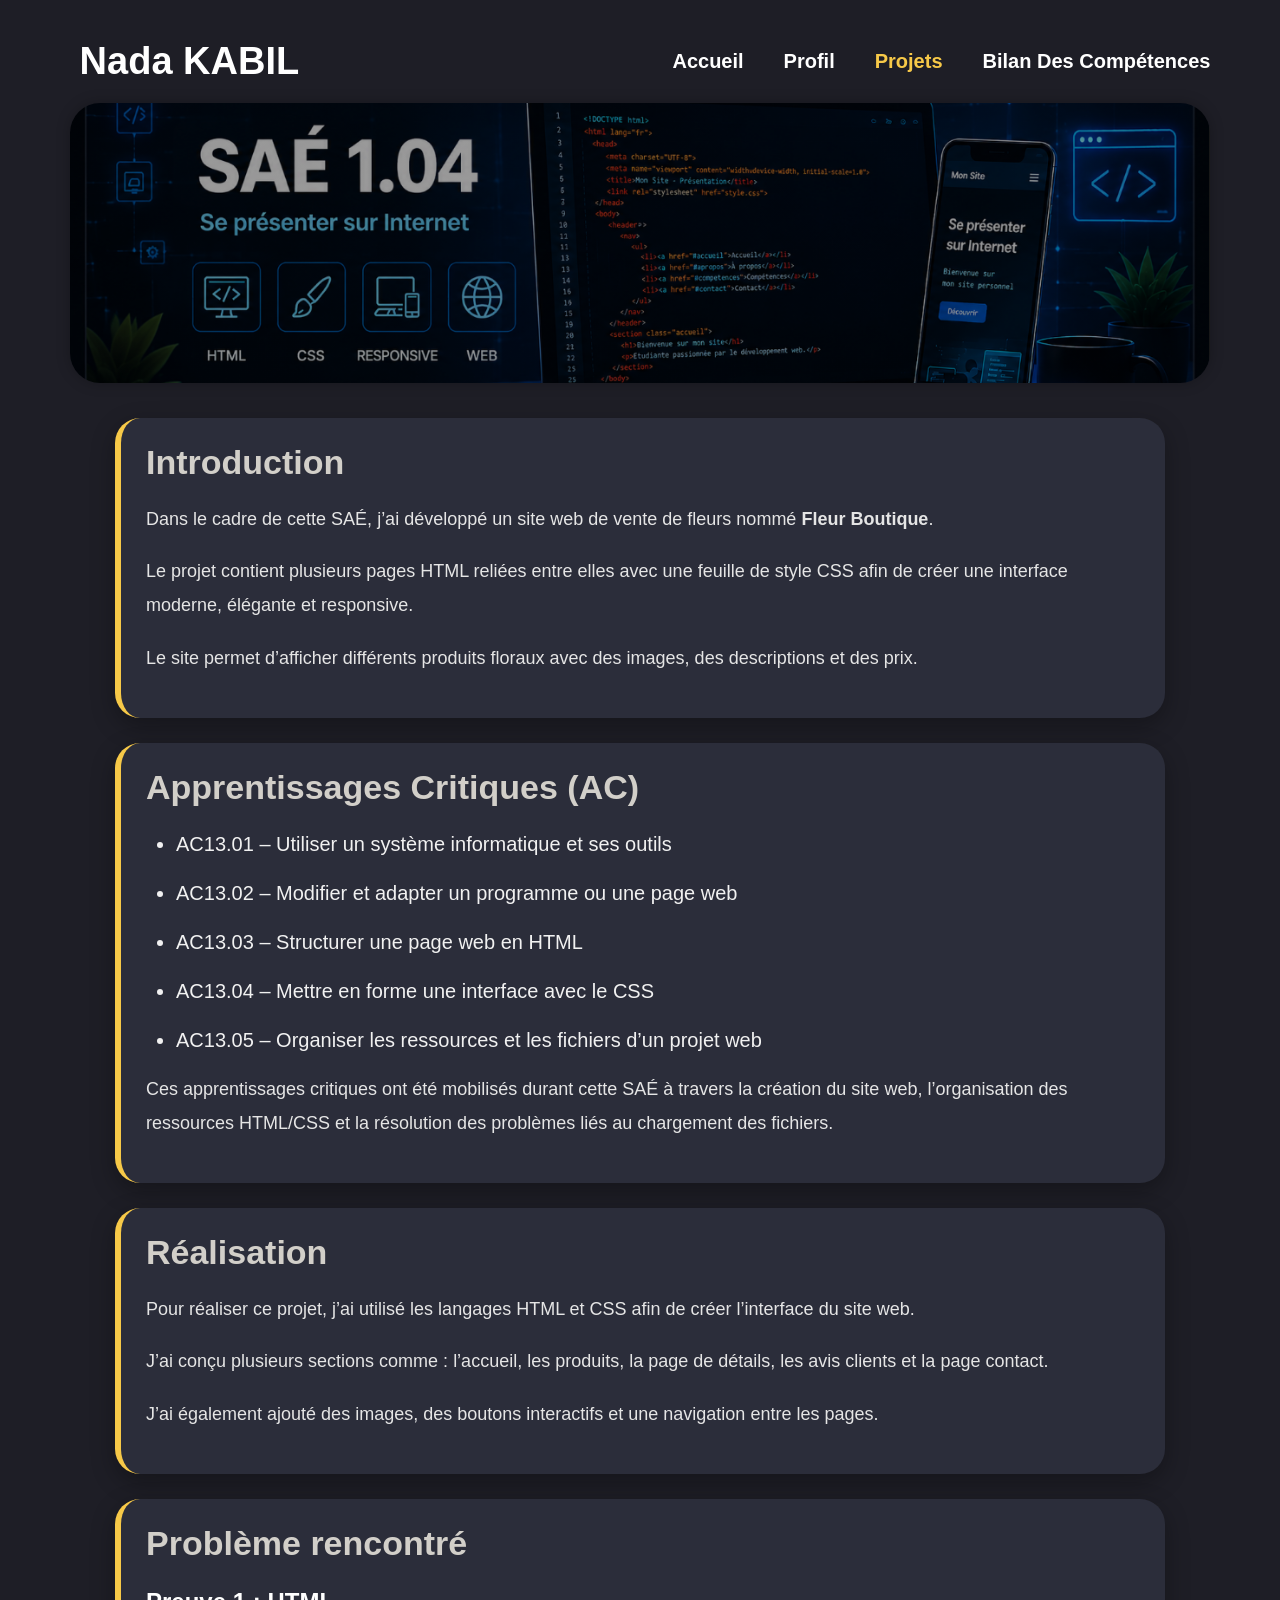
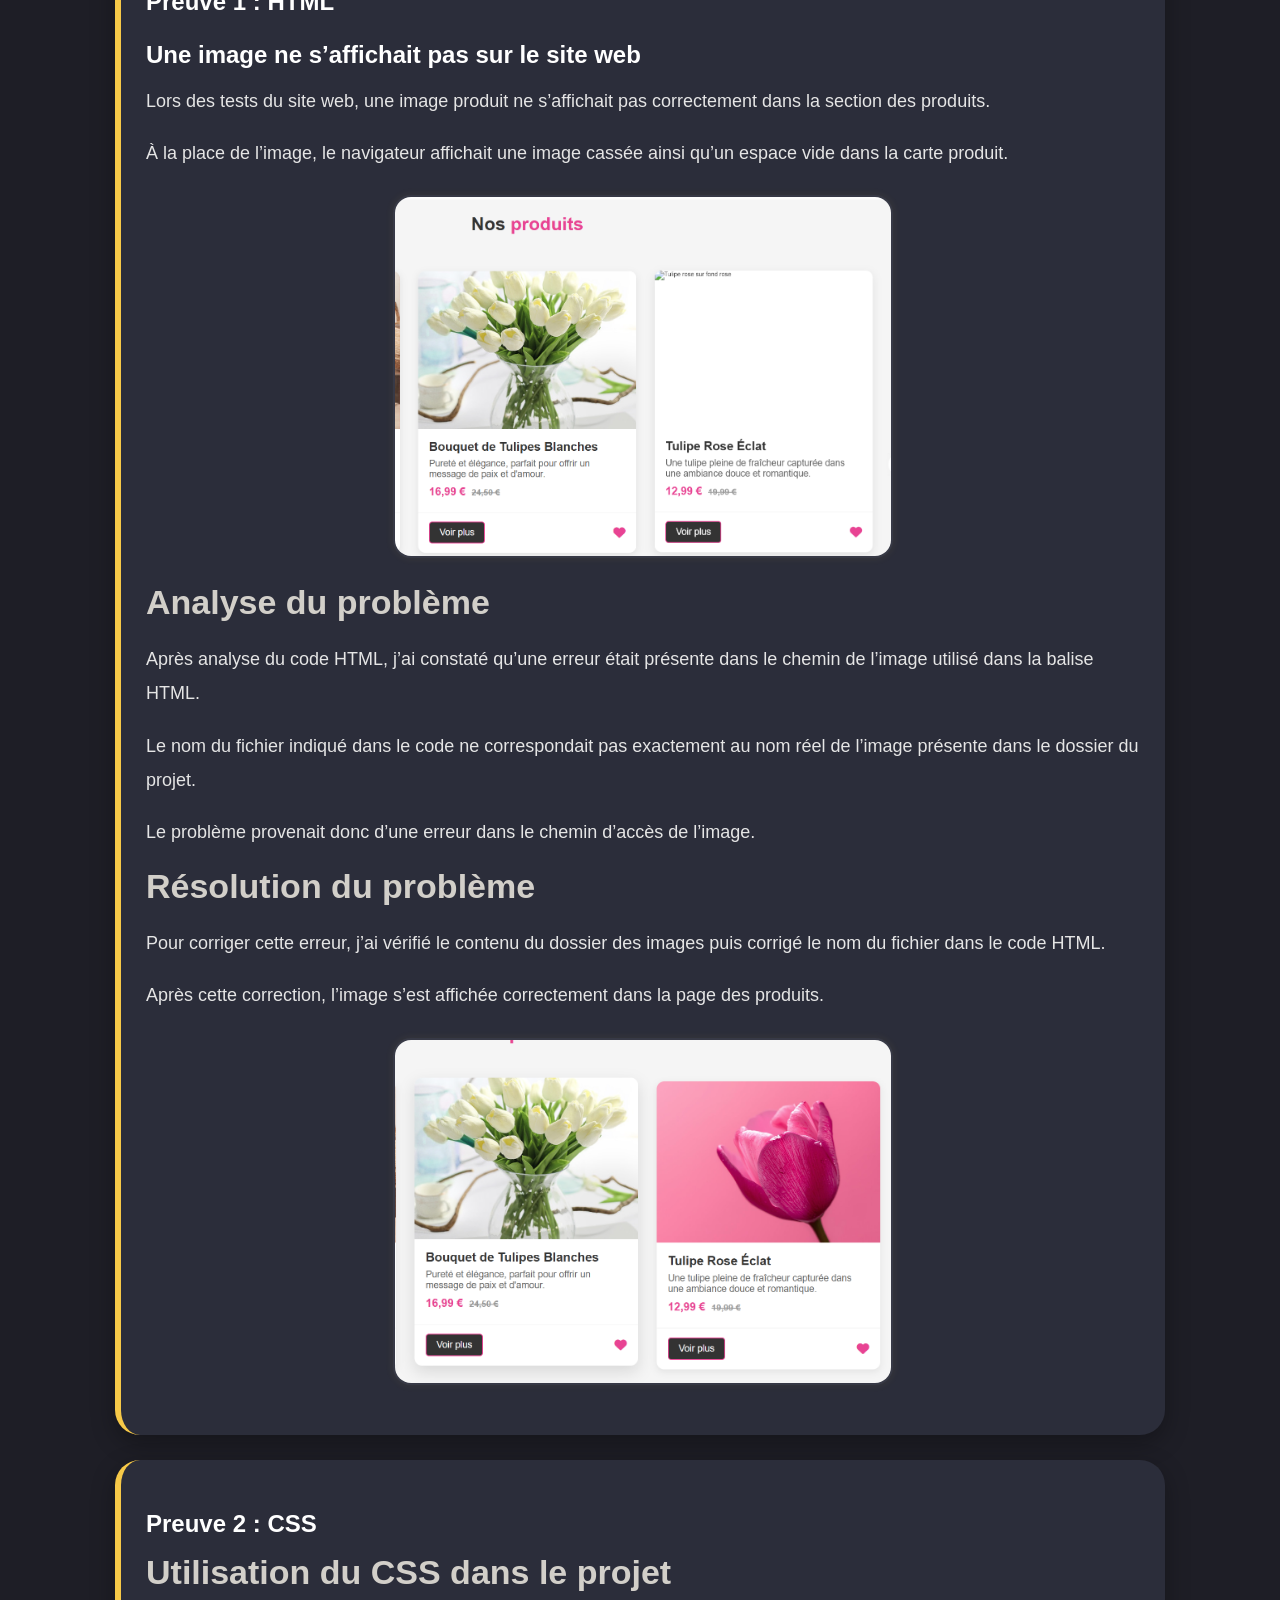
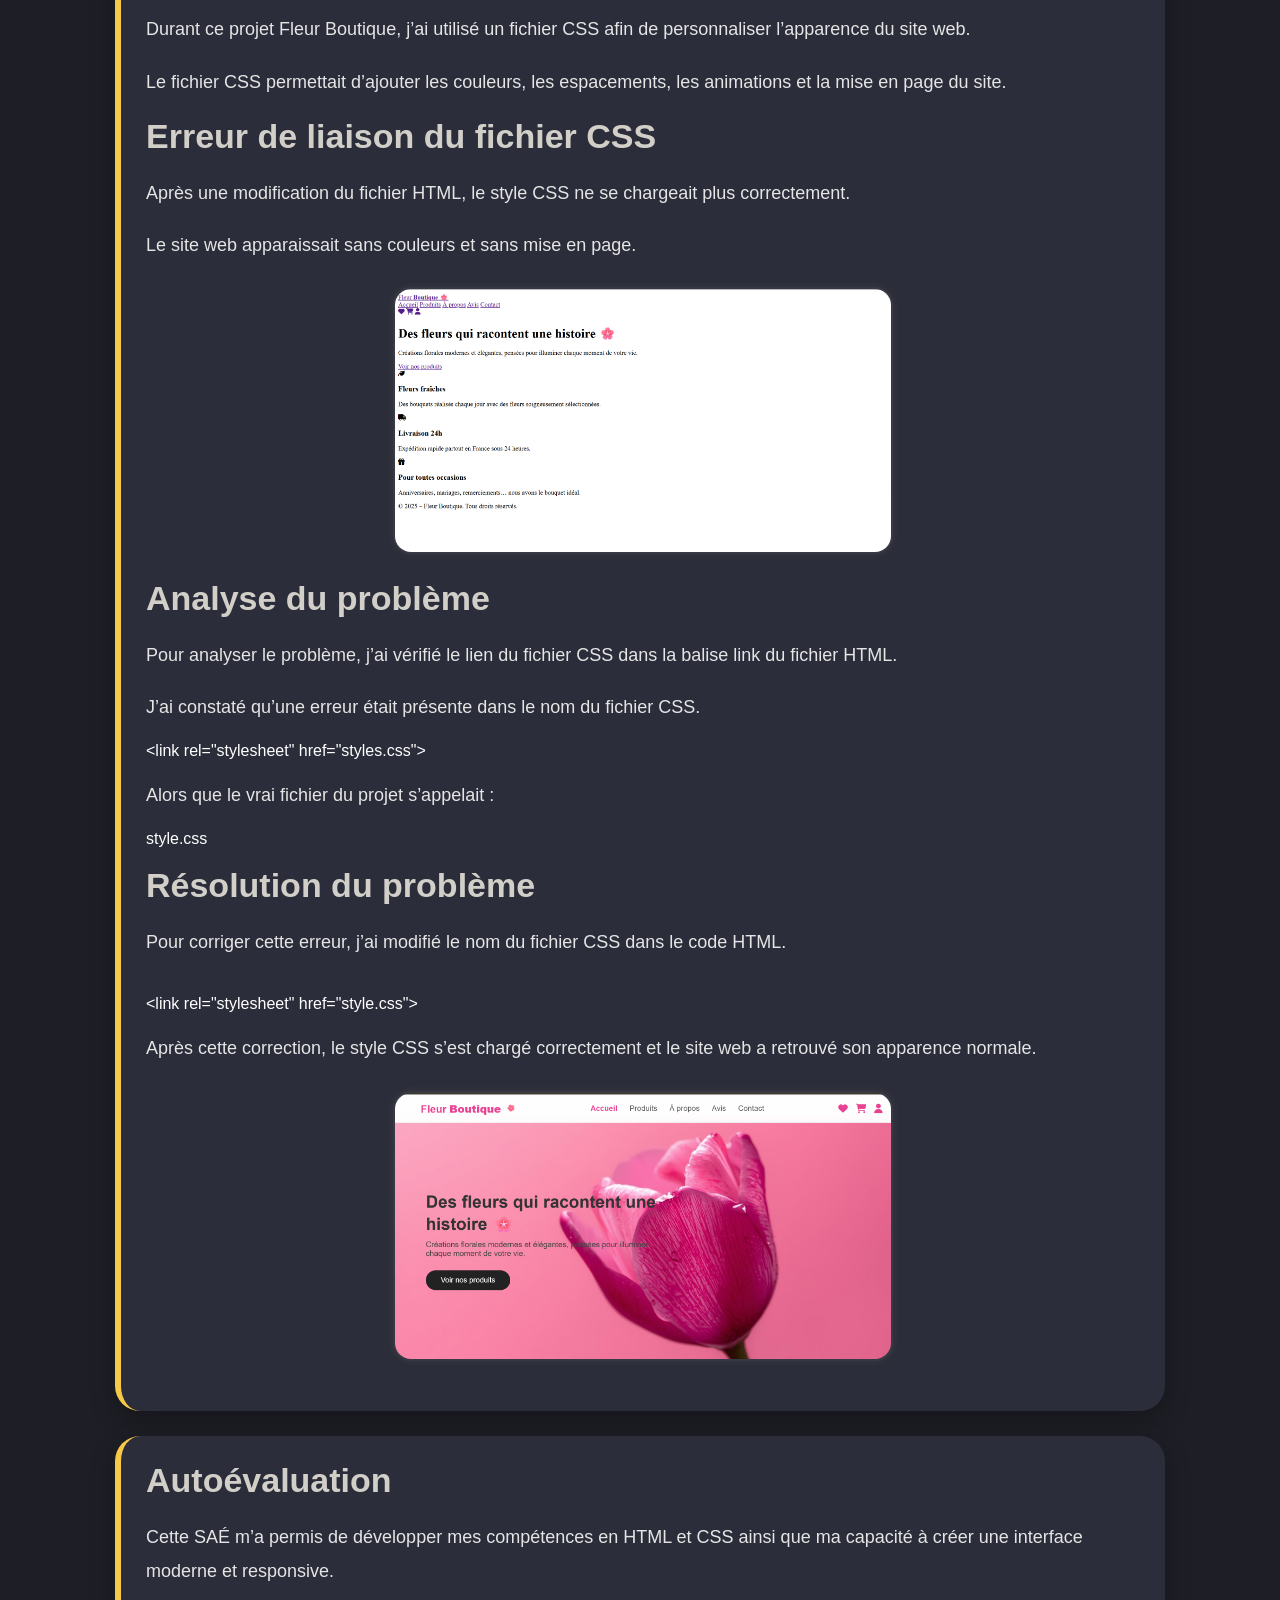
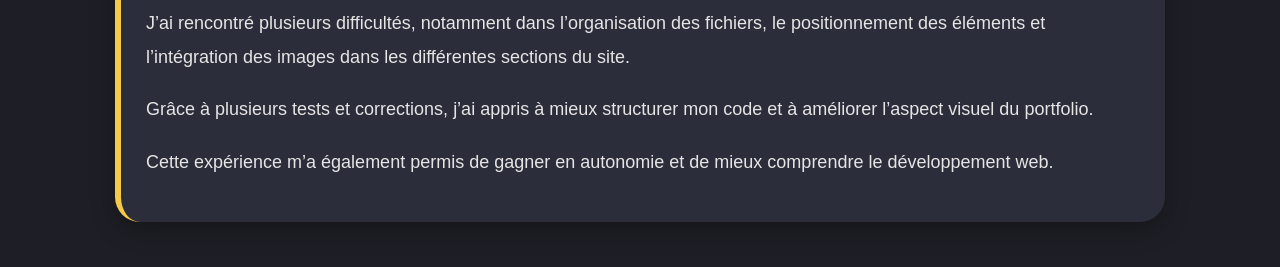
<file: sae14.html>
<!DOCTYPE html>
<html lang="fr">

<head>
    <meta charset="UTF-8">
    <meta name="viewport" content="width=device-width, initial-scale=1.0">
    <title>sae14 - Nada</title>

    <link rel="stylesheet" href="style.css">
</head>

<body>

    <div class="sae-container">

        <!-- HEADER -->

        <header class="main-header">

            <div class="logo">
                Nada KABIL
            </div>

            <nav class="main-navbar">

                <a href="index.html">
                    Accueil
                </a>

                <a href="profil.html">
                    Profil
                </a>

                <a href="projet.html" class="active">
                    Projets
                </a>

                <a href="Bilan des compétences.html">
                    Bilan Des Compétences
                </a>

            </nav>

        </header>

        <!-- BANNER -->

<section class="sae-banner sae14-banner">

</section>
        <!-- PAGE -->

        <section class="sae-page">

            

            <!-- INTRODUCTION -->

            <div class="project-box">

                <h2>Introduction</h2>

                <p>
                    Dans le cadre de cette SAÉ, j’ai développé un site web de vente de fleurs nommé
                    <strong>Fleur Boutique</strong>.
                </p>

                <p>
                    Le projet contient plusieurs pages HTML reliées entre elles avec une feuille de style CSS
                    afin de créer une interface moderne, élégante et responsive.
                </p>

                <p>
                    Le site permet d’afficher différents produits floraux avec des images,
                    des descriptions et des prix.
                </p>

            </div>

              <!-- APPRENTISSAGES CRITIQUES -->

<div class="project-box">

    <h2>Apprentissages Critiques (AC)</h2>

    <ul class="ac-list">

        <li>
            AC13.01 – Utiliser un système informatique et ses outils
        </li>

        <li>
            AC13.02 – Modifier et adapter un programme ou une page web
        </li>

        <li>
            AC13.03 – Structurer une page web en HTML
        </li>

        <li>
            AC13.04 – Mettre en forme une interface avec le CSS
        </li>

        <li>
            AC13.05 – Organiser les ressources et les fichiers d’un projet web
        </li>

    </ul>

    <p>
        Ces apprentissages critiques ont été mobilisés durant cette SAÉ à travers la création du site web,
        l’organisation des ressources HTML/CSS et la résolution des problèmes liés au chargement des fichiers.
    </p>

</div>

            <!-- REALISATION -->

            <div class="project-box">

                <h2>Réalisation</h2>

                <p>
                    Pour réaliser ce projet, j’ai utilisé les langages HTML et CSS
                    afin de créer l’interface du site web.
                </p>

                <p>
                    J’ai conçu plusieurs sections comme :
                    l’accueil, les produits, la page de détails,
                    les avis clients et la page contact.
                </p>

                <p>
                    J’ai également ajouté des images,
                    des boutons interactifs et une navigation entre les pages.
                </p>

            </div>



            <!-- PROBLEME HTML -->

            <div class="project-box">

                <h2>Problème rencontré</h2>

                <h3>Preuve 1 : HTML</h3>

                <h3>Une image ne s’affichait pas sur le site web</h3>

                <p>
                    Lors des tests du site web, une image produit ne s’affichait pas correctement
                    dans la section des produits.
                </p>

                <p>
                    À la place de l’image, le navigateur affichait une image cassée
                    ainsi qu’un espace vide dans la carte produit.
                </p>

                <img src="images/probleme-tulipe-rose.png" alt="Image cassée" class="trace-img">

                <!-- Analyse -->

                <h2>Analyse du problème</h2>

                <p>
                    Après analyse du code HTML,
                    j’ai constaté qu’une erreur était présente
                    dans le chemin de l’image utilisé dans la balise HTML.
                </p>

                <p>
                    Le nom du fichier indiqué dans le code
                    ne correspondait pas exactement au nom réel
                    de l’image présente dans le dossier du projet.
                </p>

                <p>
                    Le problème provenait donc d’une erreur
                    dans le chemin d’accès de l’image.
                </p>

                <!-- RESOLUTION -->

                <h2>Résolution du problème</h2>

                <p>
                    Pour corriger cette erreur,
                    j’ai vérifié le contenu du dossier des images
                    puis corrigé le nom du fichier dans le code HTML.
                </p>

                <p>
                    Après cette correction,
                    l’image s’est affichée correctement
                    dans la page des produits.
                </p>

                <img src="images/reussi-tulipe-rose.png" alt="Image affichée correctement" class="trace-img">

            </div>

            <!-- PROBLEME CSS -->

            <div class="project-box">

        

                <h3>Preuve 2 : CSS</h3>

                <h2>Utilisation du CSS dans le projet</h2>

                <p>
                    Durant ce projet Fleur Boutique,
                    j’ai utilisé un fichier CSS afin
                    de personnaliser l’apparence du site web.
                </p>

                <p>
                    Le fichier CSS permettait d’ajouter
                    les couleurs, les espacements,
                    les animations et la mise en page
                    du site.
                </p>

                <h2>Erreur de liaison du fichier CSS</h2>

                <p>
                    Après une modification du fichier HTML,
                    le style CSS ne se chargeait plus correctement.
                </p>

                <p>
                    Le site web apparaissait sans couleurs
                    et sans mise en page.
                </p>

                <img src="images/probleme-index-sae14.png" alt="CSS non chargé" class="trace-img">

                <!-- Analyse -->

                <h2>Analyse du problème</h2>

                <p>
                    Pour analyser le problème,
                    j’ai vérifié le lien du fichier CSS
                    dans la balise link du fichier HTML.
                </p>

                <p>
                    J’ai constaté qu’une erreur
                    était présente dans le nom du fichier CSS.
                </p>

                <div class="code-box">

                    <pre>
&lt;link rel="stylesheet" href="styles.css"&gt;
</pre>
                </div>
                <br>
                <p>
                    Alors que le vrai fichier
                    du projet s’appelait :
                </p>

                <div class="code-box">

                    <pre>
style.css
</pre>
                    <br>
                </div>

                <!-- RESOLUTION -->

                <h2>Résolution du problème</h2>

                <p>
                    Pour corriger cette erreur,
                    j’ai modifié le nom du fichier CSS
                    dans le code HTML.
                </p>

                <div class="code-box">

                    <pre>

&lt;link rel="stylesheet" href="style.css"&gt;

</pre>

                </div>

                <p>
                    Après cette correction,
                    le style CSS s’est chargé correctement
                    et le site web a retrouvé son apparence normale.
                </p>

               <img src="images/reussi-probleme-index-sae14.png" alt="Erreur CSS" class="trace-img">

            </div>

        </section>
        <!-- AUTOEVALUATION -->

<div class="project-box">

    <h2>Autoévaluation</h2>

    <p>
        Cette SAÉ m’a permis de développer mes compétences en HTML et CSS
        ainsi que ma capacité à créer une interface moderne et responsive.
    </p>

    <p>
        J’ai rencontré plusieurs difficultés,
        notamment dans l’organisation des fichiers,
        le positionnement des éléments et l’intégration des images dans les différentes sections du site.
    </p>

    <p>
        Grâce à plusieurs tests et corrections,
        j’ai appris à mieux structurer mon code
        et à améliorer l’aspect visuel du portfolio.
    </p>

    <p>
        Cette expérience m’a également permis de gagner en autonomie
        et de mieux comprendre le développement web.
    </p>

</div>

    </div>

</body>

</html>
</file>
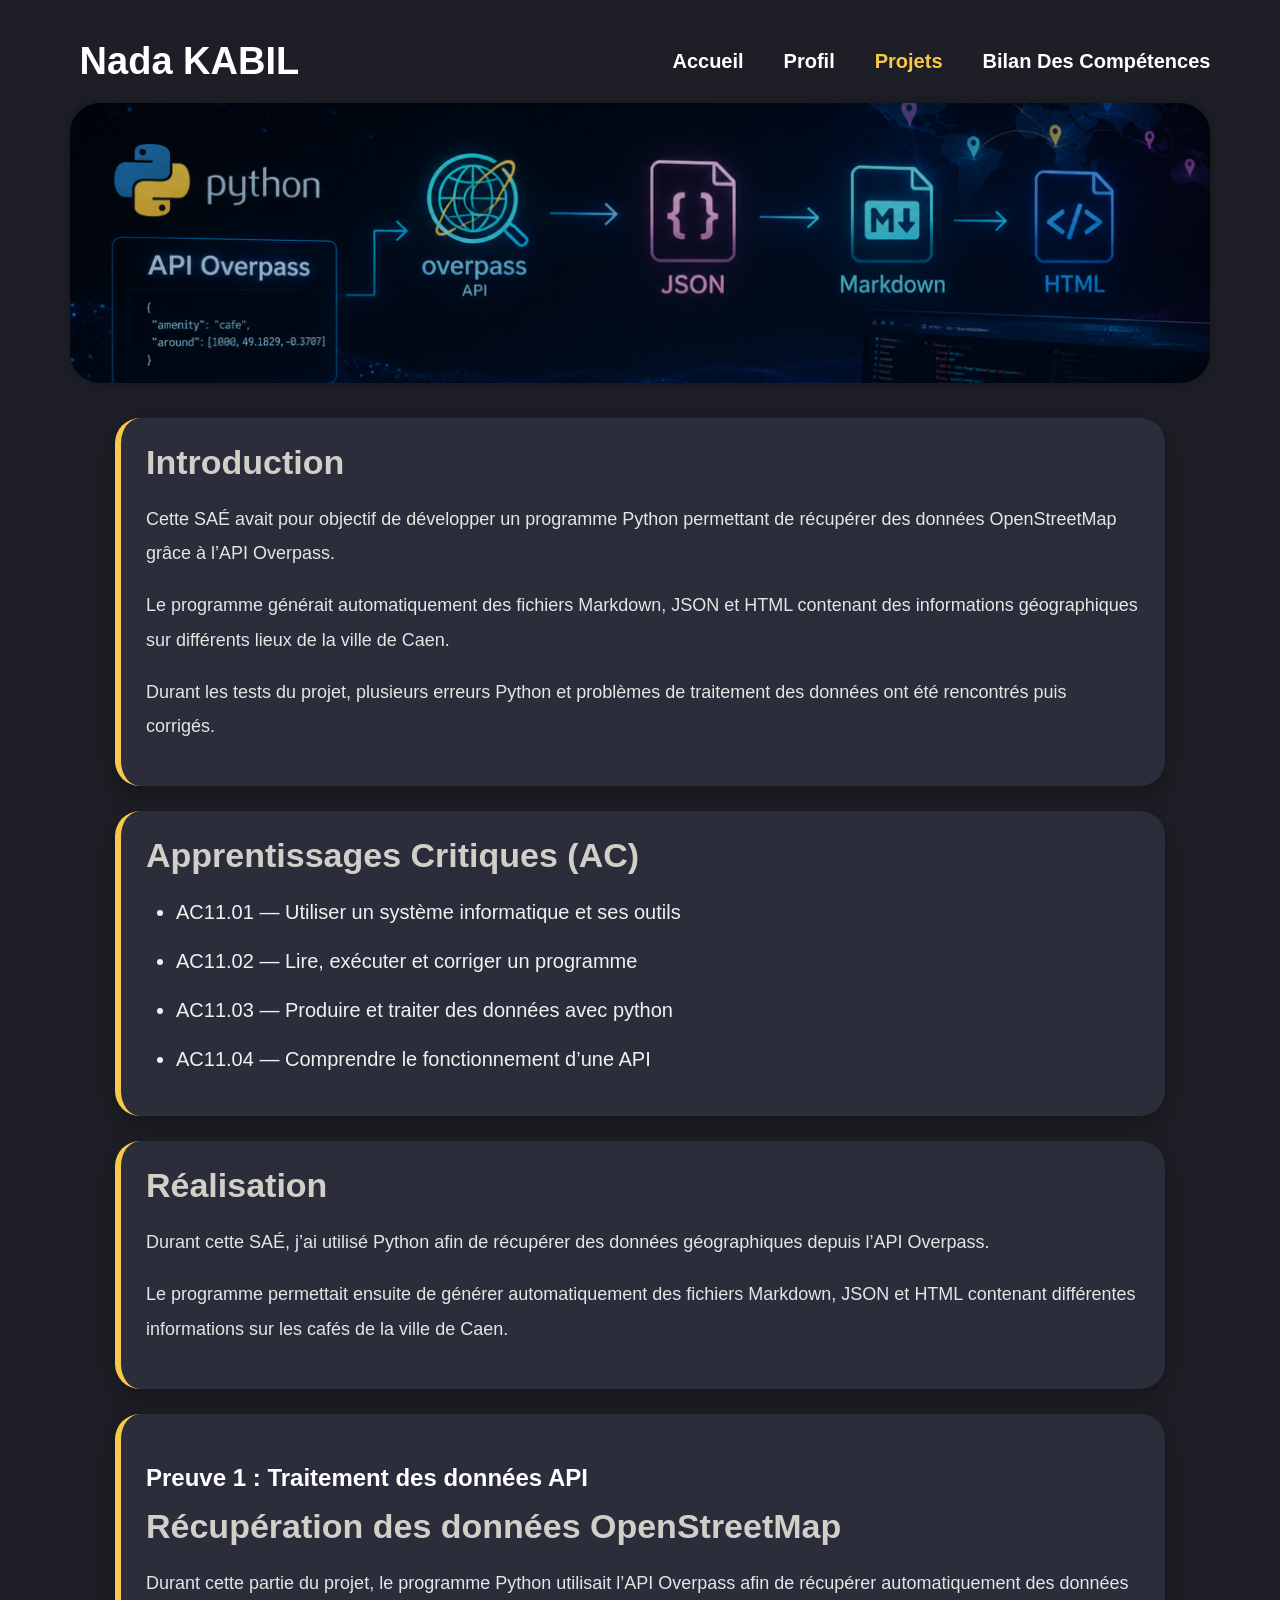
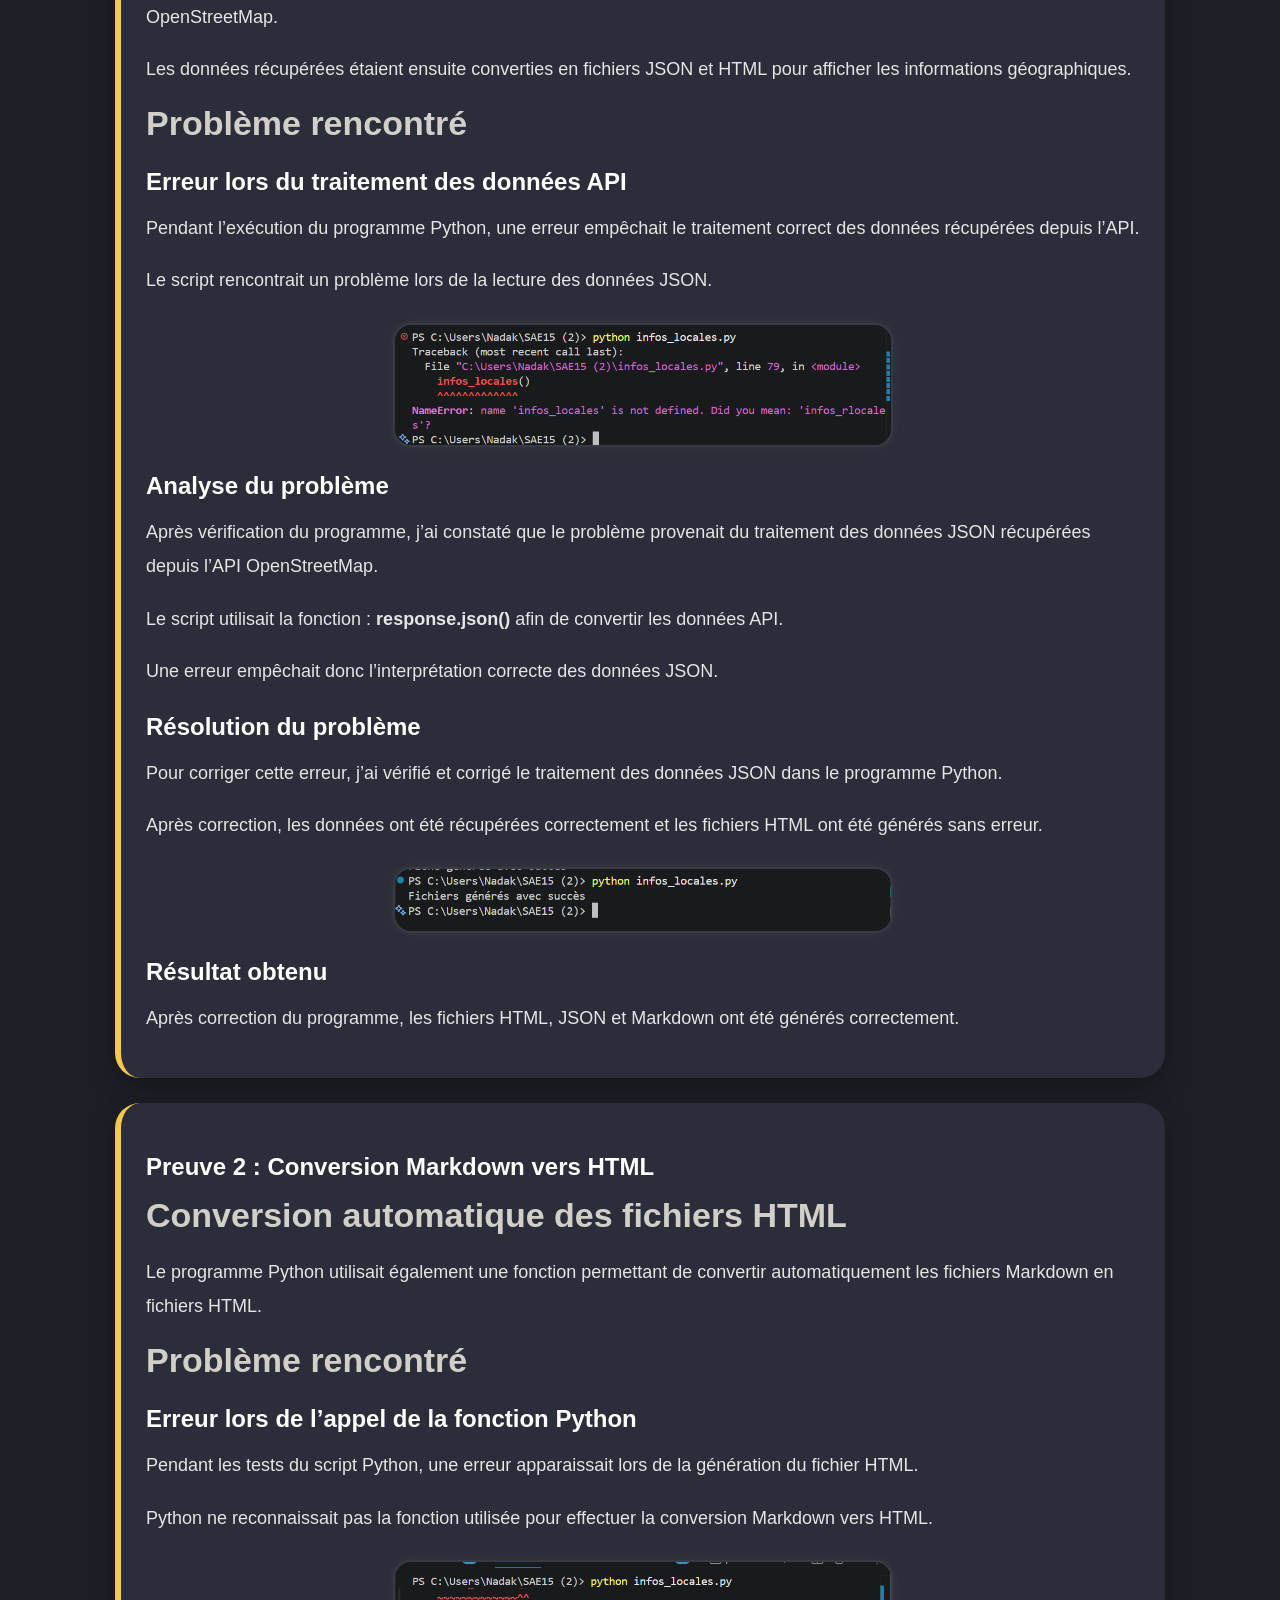
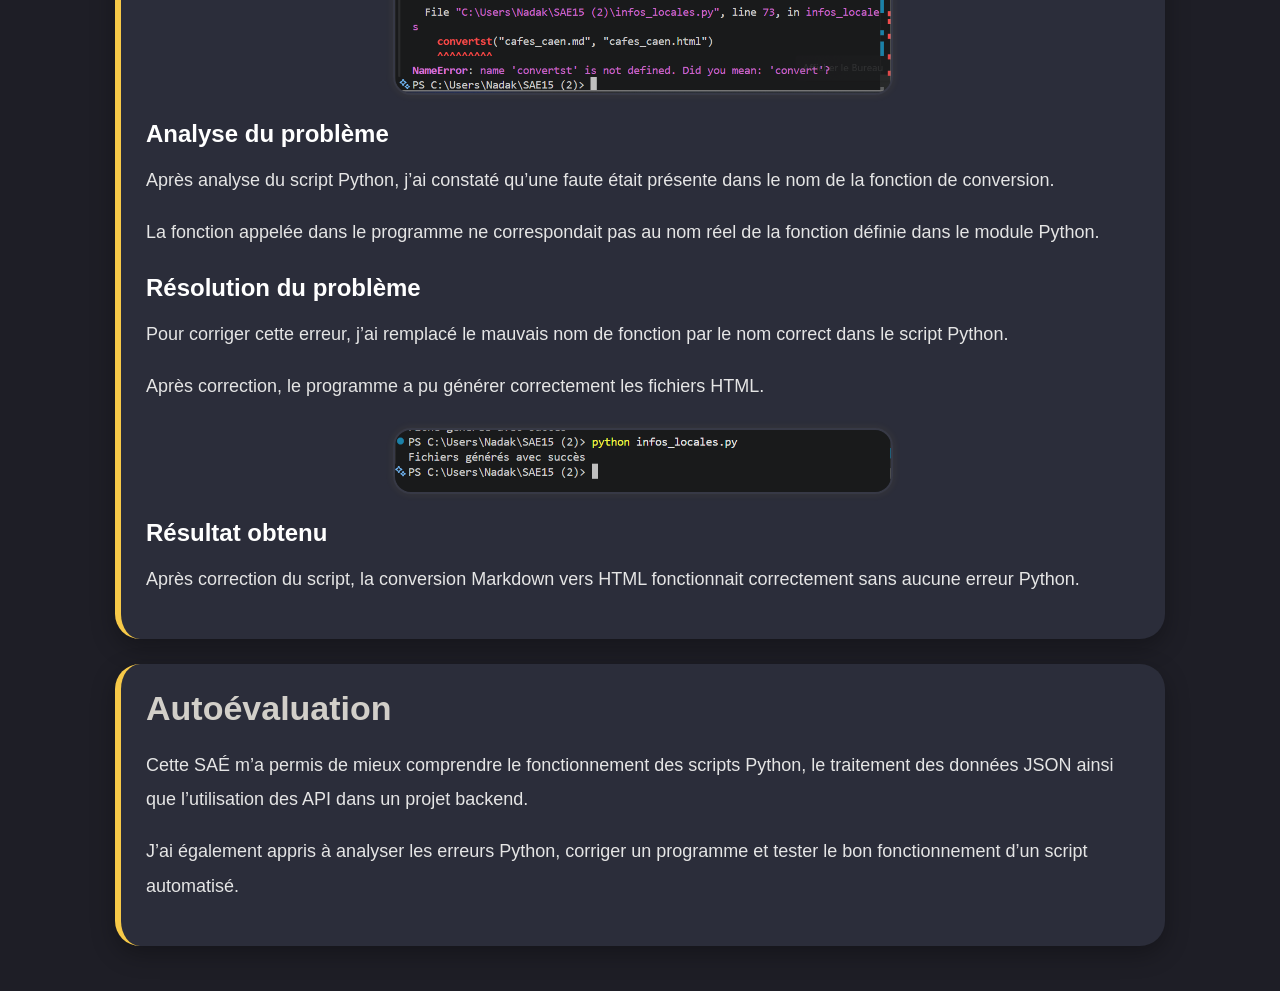
<file: sae15.html>
<!DOCTYPE html>
<html lang="fr">

<head>
    <meta charset="UTF-8">
    <meta name="viewport" content="width=device-width, initial-scale=1.0">
    <title>SAE15 - Nada</title>

    <link rel="stylesheet" href="style.css">
</head>

<body>

<div class="sae-container">

    <!-- HEADER -->

    <header class="main-header">

        <div class="logo">
            Nada KABIL
        </div>

        <nav class="main-navbar">

            <a href="index.html">
                Accueil
            </a>

            <a href="profil.html">
                Profil
            </a>

            <a href="projet.html" class="active">
                Projets
            </a>

            <a href="Bilan des compétences.html">
                Bilan Des Compétences
            </a>

        </nav>

    </header>

    <!-- BANNER -->

   <section class="sae-banner sae15-banner">

</section>
    <!-- PAGE -->

    <section class="sae-page">

        <!-- INTRODUCTION -->

<div class="project-box">

    <h2>Introduction</h2>

    <p>
        Cette SAÉ avait pour objectif de développer
        un programme Python permettant de récupérer
        des données OpenStreetMap grâce à l’API Overpass.
    </p>

    <p>
        Le programme générait automatiquement
        des fichiers Markdown, JSON et HTML
        contenant des informations géographiques
        sur différents lieux de la ville de Caen.
    </p>

    <p>
        Durant les tests du projet,
        plusieurs erreurs Python et problèmes
        de traitement des données ont été rencontrés
        puis corrigés.
    </p>

</div>

<!-- APPRENTISSAGES CRITIQUES -->

<div class="project-box">

    <h2>Apprentissages Critiques (AC)</h2>

    <ul class="ac-list">

        <li>
            AC11.01 — Utiliser un système informatique et ses outils
        </li>

        <li>
            AC11.02 — Lire, exécuter et corriger un programme
        </li>

        <li>
            AC11.03 — Produire et traiter des données avec python
        </li>

        <li>
            AC11.04 — Comprendre le fonctionnement d’une API
        </li>


    </ul>

</div>

<!-- REALISATION -->

<div class="project-box">

    <h2>Réalisation</h2>

    <p>
        Durant cette SAÉ,
        j’ai utilisé Python afin de récupérer
        des données géographiques depuis l’API Overpass.
    </p>

    <p>
        Le programme permettait ensuite
        de générer automatiquement
        des fichiers Markdown, JSON et HTML
        contenant différentes informations
        sur les cafés de la ville de Caen.
    </p>

</div>

<!-- PREUVE 1 -->

<div class="project-box">

    <h3>Preuve 1 : Traitement des données API</h3>

    <h2>Récupération des données OpenStreetMap</h2>

    <p>
        Durant cette partie du projet,
        le programme Python utilisait l’API Overpass
        afin de récupérer automatiquement
        des données OpenStreetMap.
    </p>

    <p>
        Les données récupérées étaient ensuite
        converties en fichiers JSON et HTML
        pour afficher les informations géographiques.
    </p>

    <!-- PROBLEME -->

    <h2>Problème rencontré</h2>

    <h3>Erreur lors du traitement des données API</h3>

    <p>
        Pendant l’exécution du programme Python,
        une erreur empêchait le traitement correct
        des données récupérées depuis l’API.
    </p>

    <p>
        Le script rencontrait un problème
        lors de la lecture des données JSON.
    </p>

   <img src="images/sae-15-api-is-not-defined.png"
     alt="Erreur API Python"
     class="trace-img">

    <!-- ANALYSE -->

    <h3>Analyse du problème</h3>

    <p>
        Après vérification du programme,
        j’ai constaté que le problème
        provenait du traitement des données JSON
        récupérées depuis l’API OpenStreetMap.
    </p>

    <p>
        Le script utilisait la fonction :
        <strong>response.json()</strong>
        afin de convertir les données API.
    </p>

    <p>
        Une erreur empêchait donc
        l’interprétation correcte des données JSON.
    </p>

    <!-- RESOLUTION -->

    <h3>Résolution du problème</h3>

    <p>
        Pour corriger cette erreur,
        j’ai vérifié et corrigé
        le traitement des données JSON
        dans le programme Python.
    </p>

    <p>
        Après correction,
        les données ont été récupérées correctement
        et les fichiers HTML ont été générés sans erreur.
    </p>

    <img src="images/sae-15-python-succès .png"
     alt="Succès génération HTML"
     class="trace-img">

    <!-- RESULTAT -->

    <h3>Résultat obtenu</h3>

    <p>
        Après correction du programme,
        les fichiers HTML, JSON et Markdown
        ont été générés correctement.
    </p>

</div>

<!-- PREUVE 2 -->

<div class="project-box">

    <h3>Preuve 2 : Conversion Markdown vers HTML</h3>

    <h2>Conversion automatique des fichiers HTML</h2>

    <p>
        Le programme Python utilisait également
        une fonction permettant de convertir
        automatiquement les fichiers Markdown
        en fichiers HTML.
    </p>

    <!-- PROBLEME -->

    <h2>Problème rencontré</h2>

    <h3>Erreur lors de l’appel de la fonction Python</h3>

    <p>
        Pendant les tests du script Python,
        une erreur apparaissait lors
        de la génération du fichier HTML.
    </p>

    <p>
        Python ne reconnaissait pas
        la fonction utilisée pour effectuer
        la conversion Markdown vers HTML.
    </p>

    <img src="images/sae-15-converst-is-not-defined.png"
     alt="Erreur fonction Python"
     class="trace-img">

    <!-- ANALYSE -->

    <h3>Analyse du problème</h3>

    <p>
        Après analyse du script Python,
        j’ai constaté qu’une faute
        était présente dans le nom
        de la fonction de conversion.
    </p>

    <p>
        La fonction appelée dans le programme
        ne correspondait pas au nom réel
        de la fonction définie dans le module Python.
    </p>

    <!-- RESOLUTION -->

    <h3>Résolution du problème</h3>

    <p>
        Pour corriger cette erreur,
        j’ai remplacé le mauvais nom
        de fonction par le nom correct
        dans le script Python.
    </p>

    <p>
        Après correction,
        le programme a pu générer correctement
        les fichiers HTML.
    </p>

   <img src="images/sae-15-python-succès .png"
        alt="Conversion HTML réussie"
        class="trace-img">

    <!-- RESULTAT -->

    <h3>Résultat obtenu</h3>

    <p>
        Après correction du script,
        la conversion Markdown vers HTML
        fonctionnait correctement
        sans aucune erreur Python.
    </p>

</div>

<!-- AUTOEVALUATION -->

<div class="project-box">

    <h2>Autoévaluation</h2>

    <p>
        Cette SAÉ m’a permis de mieux comprendre
        le fonctionnement des scripts Python,
        le traitement des données JSON
        ainsi que l’utilisation des API
        dans un projet backend.
    </p>

    <p>
        J’ai également appris à analyser
        les erreurs Python,
        corriger un programme
        et tester le bon fonctionnement
        d’un script automatisé.
    </p>

</div>
</file>
<file: style.css>
/* ========================= */
/* GENERAL */
/* ========================= */

*{
    margin: 0;
    padding: 0;
    box-sizing: border-box;
    font-family: Arial, sans-serif;
}

body{
    background: #1e1e26;
    color: white;
    padding: 20px;
}

/* ========================= */
/* CONTAINER */
/* ========================= */

.container{
    display: flex;
    gap: 25px;
    width: 82%;
    margin: 40px auto;
    align-items: flex-start;
}
/* ========================= */
/* SIDEBAR */
/* ========================= */

.sidebar{
    width: 300px;
    background: #2a2a35;
    border-radius: 30px;
    padding: 30px;

    display: flex;
    flex-direction: column;
    justify-content: flex-start;
    margin-left: -90px;
}
.sidebar h2{
    font-size: 28px;
    margin-bottom: 18px;
}

/* ========================= */
/* JOB */
/* ========================= */

.job{
    background: #3a3a45;
    color: #f7c948;
    padding: 22px 18px;
    border-radius: 16px;
    text-align: center;
    font-weight: bold;
    margin-bottom: 22px;
    font-size: 17px;
    line-height: 1.5;
}

/* ========================= */
/* INFO BOX */
/* ========================= */

.info-box{
    background: #3a3a45;
    padding: 20px;
    border-radius: 18px;
    margin-top: 22px;
    transition: 0.3s;
}

.info-box:hover{
    transform: translateY(-3px);
}

.info-box h3{
    color: #f7c948;
    margin-bottom: 10px;
    font-size: 22px;

    display: flex;
    align-items: center;
    gap: 10px;
}

.info-box p{
    font-size: 18px;
    color: #f1f1f1;
}

/* ========================= */
/* ICONS */
/* ========================= */

.email-title::before{
    content: "✉";
}

.phone-title::before{
    content: "📞";
}

.address-title::before{
    content: "📍";
}

/* ========================= */
/* CONTENT */
/* ========================= */

.content{
    flex: 1;
    min-width: 0;
    background: #2a2a35;
    border-radius: 30px;
    padding: 55px;
}
/* ========================= */
/* NAVBAR */
/* ========================= */

.navbar{
    display: flex;
    gap: 35px;
    margin-bottom: 50px;
    margin-top: 5px;
}

.navbar a{
    text-decoration: none;
    color: white;
    font-size: 16px;
    font-weight: bold;
    transition: 0.3s;
}

.navbar a:hover{
    color: #f7c948;
}

.active{
    color: #f7c948 !important;
}

nav ul{
    display: flex;
    gap: 40px;

    list-style: none;

    align-items: center;
}

nav li{
    list-style: none;
}

/* ========================= */
/* ABOUT */
/* ========================= */

.about-container{
    display: flex;
    justify-content: space-between;
    align-items: center;
    gap: 40px;
    flex-wrap: nowrap;
}
.about{
    flex: 1;
    max-width: 700px;
}

.about h1{
    font-size: 52px;
    margin-bottom: 12px;
}

.line{
    width: 85px;
    height: 6px;
    background: #f7c948;
    border-radius: 20px;
    margin-bottom: 25px;
}

.about p{
    font-size: 16px;
    line-height: 1.9;
    margin-bottom: 24px;
}

/* ========================= */
/* IMAGE */
/* ========================= */

.image-box img{
    width: 250px;
    border-radius: 25px;
    border: 3px solid #f7c948;
    box-shadow: 0 0 20px rgba(247, 201, 72, 0.4);
}

/* ========================= */
/* SKILLS */
/* ========================= */

.skills{
    display: flex;
    gap: 15px;
    margin-top: 10px;
    margin-bottom: 28px;
}

.skill-box{
    background: #4a4a58;
    padding: 14px 24px;
    border-radius: 15px;
}

.skill-box h3{
    color: #f7c948;
    font-size: 16px;
}

/* ========================= */
/* BUTTON */
/* ========================= */

.btn-profil{
    display: inline-block;
    background: #f7c948;
    color: black;
    text-decoration: none;
    padding: 15px 28px;
    border-radius: 14px;
    font-weight: bold;
    font-size: 18px;
}

.btn-profil:hover{
    background: white;
}

/* ========================= */
/* PROFIL PAGE */
/* ========================= */

.profil-container{
    max-width: 1200px;
    margin: auto;
    padding: 40px;
    
}

.profil-title{
    text-align: center;
    font-size: 40px;
    margin-bottom: 35px;
    color: white;
    text-shadow:
        0 0 6px rgba(255,255,255,0.25),
        0 0 12px rgba(255,255,255,0.12);

}

.profil-box{
    width: 85%;
    margin: 30px auto;

    background: #3a3a45;
    padding: 28px;
    border-radius: 25px;

    border-left: 6px solid #f7c948;
}

.profil-box h2{
    color: #f7c948;
    font-size: 32px;
    margin-bottom: 20px;
}

.profil-box p{
    font-size: 18px;
    line-height: 1.7;
    margin-bottom: 18px;
}

/* ========================= */
/* BUTTONS */
/* ========================= */

.buttons{
    display: flex;
    gap: 20px;
    margin-top: 20px;
}

.github-btn,
.linkedin-btn{
    text-decoration: none;
    padding: 14px 24px;
    border-radius: 14px;
    font-weight: bold;
    font-size: 17px;
    color: white;
}

.github-btn{
    background: black;
}

.linkedin-btn{
    background: #2196f3;
}



/* ========================= */
/* PROJET PAGE */
/* ========================= */

.project-container{

    border-radius: 30px;
    padding: 35px;
}


/* ========================= */
/* PROJECT TITLE */
/* ========================= */

.project-title{
    font-size: 44px;
    margin-bottom: 15px;
}

.project-text{
    color: #d4d4d4;
    font-size: 19px;
    margin-bottom: 35px;
    line-height: 1.7;
}



/* ========================= */
/* PROJECT CARD */
/* ========================= */


.projects-grid{
    display: grid;

    grid-template-columns: repeat(3, 1fr);

    gap: 25px;

    margin-top: 50px;
}

.project-card{
    background: #2f313d;

    border-radius: 22px;

    overflow: hidden;

    text-decoration: none;

    color: white;

    transition: all 0.3s ease;

}
.project-card:hover{
    transform: translateY(-6px);
    box-shadow:
    0 0 18px rgba(247, 201, 72, 0.35),
    0 0 35px rgba(247, 201, 72, 0.18);
}

.project-card img{
    width: 100%;

    height: 190px;

    object-fit: cover;

    display: block;
}
/* ========================= */
/* PROJECT CONTENT */
/* ========================= */

.project-content{
    padding: 22px;
}

.project-category{
    color: #bdbdbd;
    font-size: 15px;
}

.project-content h3{
    font-size: 26px;
    margin-top: 10px;
    margin-bottom: 12px;
}

.project-content p{
    font-size: 18px;
    line-height: 1.6;
    color: #e2e2e2;
}



/* ========================= */
/* PROJECT BOX */
/* ========================= */

.project-box{
    background: #2b2d3a;

    padding: 25px;

    border-radius: 25px;

    max-width: 1050px;

    margin: 0 auto 25px auto;

    border-left: 6px solid #f7c948;

    box-shadow: 0 8px 25px rgba(0,0,0,0.3);
}

/* ========================= */
/* BOX TITLE */
/* ========================= */

.project-box h2{
    color: #d2cfc9;

    font-size: 34px;

    margin-bottom: 20px;
}

.project-box h3{
    font-size: 24px;

    margin-top: 25px;

    margin-bottom: 15px;
}



/* ========================= */
/* TEXT */
/* ========================= */

.project-box p{
    font-size: 18px;

    line-height: 1.9;

    color: #e5e5e5;

    margin-bottom: 18px;
}

/* ========================= */
/* TRACE IMAGE */
/* ========================= */

.trace-img{

    width: 100%;

    max-width: 550px;

    display: block;

    margin: 30px auto;

    border-radius: 20px;

    border: 2px solid rgba(255,255,255,0.08);

    transition:
    transform 0.4s ease,
    box-shadow 0.4s ease,
    filter 0.4s ease;

    cursor: pointer;

    box-shadow:
    0 0 12px rgba(247, 201, 72, 0.10);

}

/* HOVER */

.trace-img:hover{

    transform: scale(1.02);

    box-shadow:
    0 0 20px rgba(247, 201, 72, 0.18);

    filter: brightness(1.03);

}

/* ========================= */
/* SAE BANNER */
/* ========================= */

.sae-banner{

    width: 100%;

    height: 320px;

    border-radius: 30px;

    margin-bottom: 40px;

    background-image:
linear-gradient(
    rgba(0,0,0,0.45),
    rgba(0,0,0,0.60)
),
url("/Images/Bilan\ des\ compétences.png");
    background-size: cover;

    background-position: center;

    background-repeat: no-repeat;

    display: flex;

    justify-content: center;

    align-items: center;

    overflow: hidden;

    box-shadow:
    0 0 25px rgba(247, 201, 72, 0.08);

}

/* ========================= */
/* BANNER CONTENT */
/* ========================= */

.sae-banner-content{

    text-align: center;

    color: white;

}

.sae-banner-content h1{

    font-size: 72px;

    margin-bottom: 10px;

    text-shadow:
    0 0 10px rgba(255,255,255,0.25);

}

.sae-banner-content p{

    font-size: 24px;

    color: #e5e5e5;

}

/* ========================= */
/* RESPONSIVE */
/* ========================= */


/* ========================= */
/* SAE BANNER */
/* ========================= */

.sae-banner{

    width: 92%;

    max-width: 1180px;

    height: 250px;

    margin: 0 auto 35px auto;

    border-radius: 25px;

    background-image:
    linear-gradient(
        rgba(0,0,0,0.40),
        rgba(0,0,0,0.55)
    ),
   url("images/sae11-général.png");
    

    background-size: cover;

    background-position: center;

    background-repeat: no-repeat;

    display: flex;

    justify-content: center;

    align-items: center;

    overflow: hidden;

    position: relative;

    box-shadow:
    0 0 14px rgba(0,0,0,0.25);
}

/* ========================= */
/* BANNER CONTENT */
/* ========================= */

.sae-banner-content{

    text-align: center;

    color: white;
}

.sae-banner-content h1{

    font-size: 62px;

    margin-bottom: 10px;

    font-weight: bold;
}

.sae-banner-content p{

    font-size: 20px;

    color: #f1f1f1;
}

/* ========================= */
/* TRACE IMAGE */
/* ========================= */

.trace-img{

    width: 100%;

    max-width: 500px;

    display: block;

    margin: 25px auto;

    border-radius: 18px;

    border: 2px solid rgba(255,255,255,0.06);

    transition:
    transform 0.4s ease,
    box-shadow 0.4s ease;

    cursor: pointer;

    box-shadow:
    0 0 8px rgba(247, 201, 72, 0.08);
}

/* HOVER IMAGE */

.trace-img:hover{

    transform: scale(1.02);

    box-shadow:
    0 0 14px rgba(247, 201, 72, 0.15);
}

/* ========================= */
/* RESPONSIVE */
/* ========================= */

@media(max-width: 1100px){

    header{

        flex-direction: column;

        gap: 20px;

        padding: 25px;
    }

    nav{

        flex-wrap: wrap;

        justify-content: center;

        gap: 25px;
    }

    .sae-banner{

        height: 210px;
    }

    .sae-banner-content h1{

        font-size: 46px;
    }

    .sae-banner-content p{

        font-size: 17px;
    }

    .project-box{

        width: 92%;
    }

}

/* ===== HEADER ===== */

header{
    width: 92%;
    margin: 20px auto;

    display: flex;
    justify-content: space-between;
    align-items: center;

    background: transparent !important;
}

/* LOGO */

.logo{
    color: white;
    font-size: 38px;
    font-weight: bold;
    margin-left: 10px;
}

/* NAVBAR */

nav{
    display: flex;
    gap: 40px;

    background: transparent !important;
}

/* LINKS */

nav a{
    color: white;
    text-decoration: none;

    font-size: 20px;
    font-weight: 600;

    transition: 0.3s;
}

/* ACTIVE */

nav a.active{
    color: #f7c948;
}

/* HOVER */

nav a:hover{
    color: #f7c948;
}

a{
    transition: 0.3s;
}

a:hover{
    transform: translateY(-5px);
}

.project-title{
    text-align: center;
    margin-bottom: 30px;
}

.project-title h1{
    font-size: 50px;
    color: white;
    transition: 0.4s;
    cursor: pointer;
}

.project-title h1:hover{
    color: #f7c948;
    transform: translateY(-8px);
}

.project-title p{
    margin-top: 15px;
    font-size: 22px;
    color: #d1d1d1;
}

/* ========================= */
/* SAE12 BANNER */
/* ========================= */

.sae12-banner{

    width: 92%;

    max-width: 1180px;

    height: 250px;

    margin: 0 auto 35px auto;

    border-radius: 25px;

    background-image:
    linear-gradient(
        rgba(0,0,0,0.35),
        rgba(0,0,0,0.55)
    ),
    url("images/sae12-général.png");

    background-size: cover;

    background-position: center 43.7%;
    height: 310px;


    background-repeat: no-repeat;

    display: flex;

    justify-content: center;

    align-items: center;

    overflow: hidden;

    position: relative;

    box-shadow:
    0 0 14px rgba(0,0,0,0.25);
}



.sae14-banner{
    background:
    linear-gradient(rgba(0,0,0,0.4),
    rgba(0,0,0,0.4)),
    url("images/sae-14-général 2.png");

    background-size: cover;
    background-repeat: no-repeat;
    background-position:center 35%;

    height: 280px;
    border-radius: 30px;
}

.sae15-banner{
    background-image:
    linear-gradient(
        rgba(0,0,0,0.25),
        rgba(0,0,0,0.25)
    ),
    url("images/sae-15-général.png");


    background-size: cover;
    background-repeat: no-repeat;
    background-position:center 45%;

    height: 280px;
    border-radius: 30px;
}

/* CONTENT */

.sae12-banner-content{

    text-align: center;

    color: white;
}

.sae12-banner-content h1{

    font-size: 62px;

    margin-bottom: 10px;

    font-weight: bold;

    text-shadow:
    0 0 10px rgba(255,255,255,0.20);
}

.sae12-banner-content p{

    font-size: 20px;

    color: #f1f1f1;
}

.double-images{
    display: flex;
    justify-content: center;
    gap: 20px;
    flex-wrap: wrap;
}

.double-images .trace-img{
    width: 48%;
    margin: 20px 0;
}



.big-trace-img{

    width: 100%;

    max-width: 850px;
}

.ac-list{

    margin-top: 20px;

    padding-left: 30px;
}

.ac-list li{

    margin-bottom: 15px;

    font-size: 20px;

    line-height: 1.7;

    color: #f1f1f1;
}

.bilan-title{

    text-align: center;

    padding: 40px 20px 30px;

    width: 92%;

    max-width: 1180px;

    margin: 0 auto 20px auto;
}

.bilan-title h1{

    font-size: 70px;

    color: white;

    margin-bottom: 15px;

    text-shadow:
    0 0 6px rgba(255,255,255,0.25),
    0 0 12px rgba(255,255,255,0.12);
}

.bilan-title p{

    font-size: 24px;

    color: #f1f1f1;
}

/* ========================= */
/* HERO BILAN */
/* ========================= */

.hero-bilan{
    text-align: center;
    padding: 70px 20px 50px;
}

.hero-bilan h2{
    font-size: 72px;
    margin-bottom: 18px;

    color: white;

    text-shadow:
    0 0 6px rgba(255,255,255,0.18),
    0 0 12px rgba(255,255,255,0.10);
}

.hero-bilan p{
    font-size: 25px;
    color: #f1f1f1;

    max-width: 950px;
    margin: auto;

    line-height: 1.7;
}

/* ========================= */
/* GLOBAL BOXES */
/* ========================= */

.competence-card,
.competence-box,
.points-forts,
.amelioration,
.projet-pro{

    width: 85%;

    margin: 35px auto;

    background: #2f313d;

    padding: 35px;

    border-radius: 28px;

    border-left: 6px solid #f7c948;

    box-shadow:
    0 0 15px rgba(0,0,0,0.18);
}

/* ========================= */
/* TITLES */
/* ========================= */

.competence-card h2,
.competence-box h2,
.points-forts h2,
.amelioration h2,
.projet-pro h2{

    font-size: 42px;

    margin-bottom: 25px;

    color: white;
}

/* ========================= */
/* TEXT */
/* ========================= */

.competence-card p,
.competence-box p,
.projet-pro p,
.amelioration li{

    font-size: 20px;

    line-height: 1.9;

    color: #ededed;

    margin-bottom: 20px;
}

/* ========================= */
/* TAGS */
/* ========================= */

.skills-tags{
    display: flex;

    flex-wrap: wrap;

    gap: 15px;

    margin-top: 25px;
}

.skills-tags span{

    background: #4b4d5c;

    padding: 12px 22px;

    border-radius: 20px;

    font-size: 17px;

    color: white;

    transition: 0.3s;
}

.skills-tags span:hover{

    background: #f7c948;

    color: black;

    transform: translateY(-3px);
}

/* ========================= */
/* POINTS FORTS */
/* ========================= */

.qualities{

    display: grid;

    grid-template-columns: repeat(3,1fr);

    gap: 20px;

    margin-top: 25px;
}

.qualities div{

    background: #3b3d4b;

    padding: 22px;

    border-radius: 18px;

    text-align: center;

    font-size: 20px;

    font-weight: bold;

    transition: 0.3s;
}

.qualities div:hover{

    transform: translateY(-5px);

    background: #4b4d5c;
}

/* ========================= */
/* LIST */
/* ========================= */

.amelioration ul{

    padding-left: 25px;
}

/* ========================= */
/* PROJET PRO */
/* ========================= */

.projet-pro{
    background: #2f313d;
}
</file>
